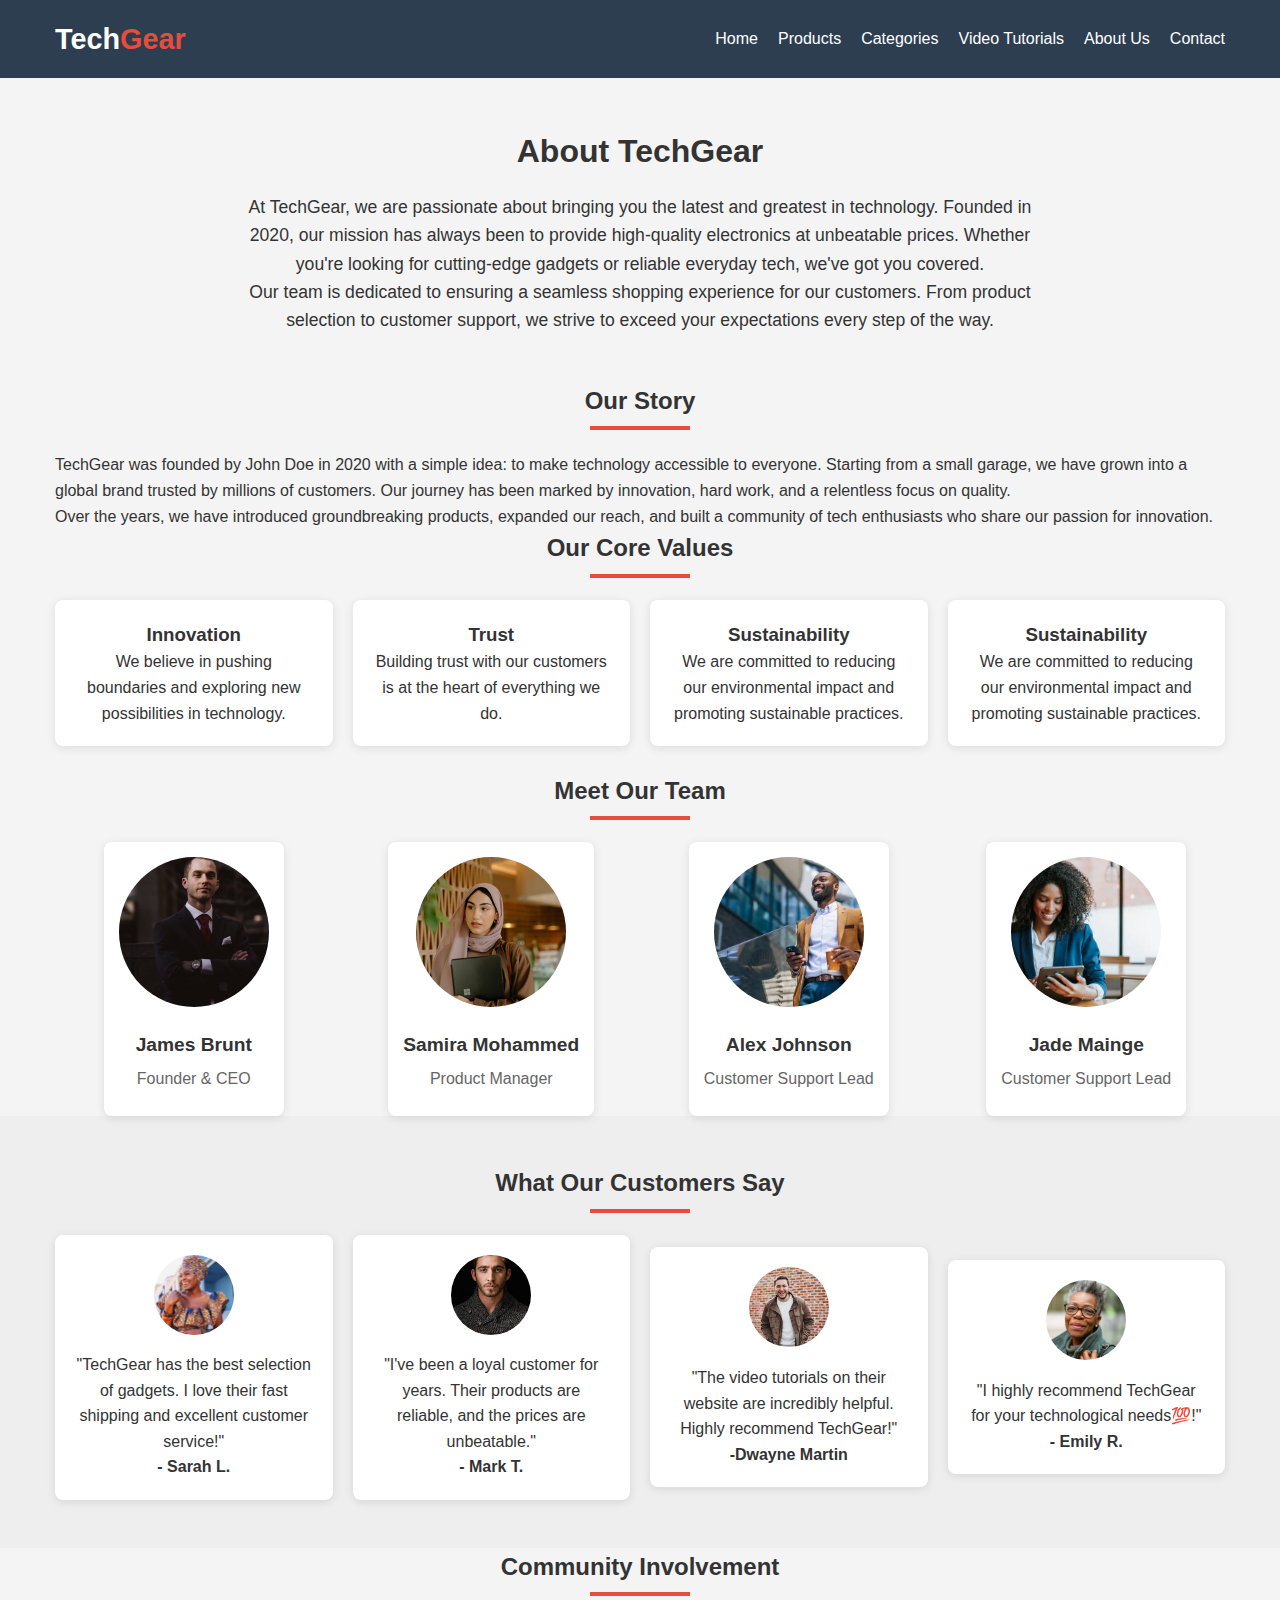
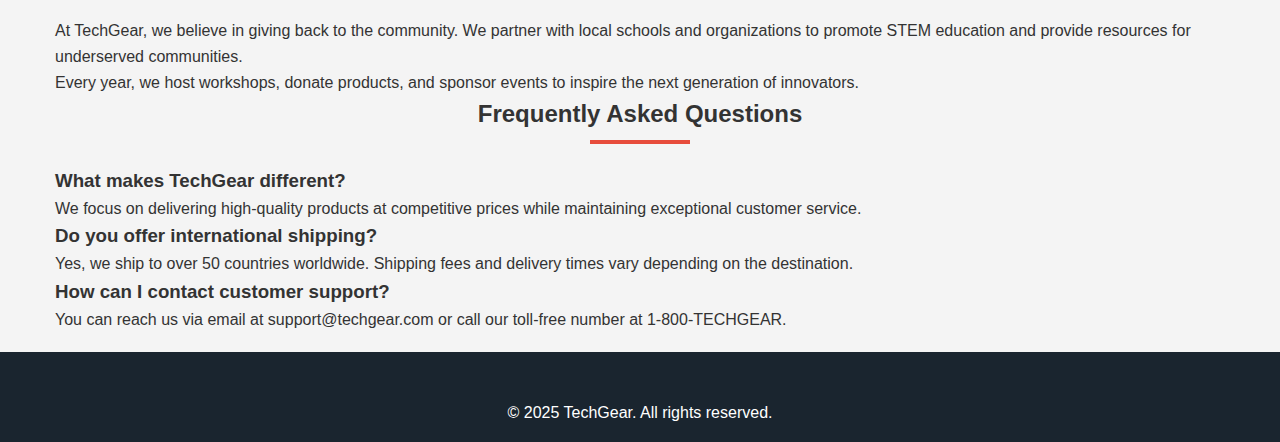
<file: about.html>
<!DOCTYPE html>
<html lang="en">
<head>
    <meta charset="UTF-8">
    <meta name="viewport" content="width=device-width, initial-scale=1.0">
    <link rel="stylesheet" href="about.css">
    <title>About Us - TechGear</title>

</head>
<body>
    <!-- Header -->
    <header>
        <div class="container">
            <nav>
                <div class="logo">Tech<span>Gear</span></div>
                <ul class="nav-links">
                    <li><a href="index.html">Home</a></li>
                    <li><a href="products.html">Products</a></li>
                    <li><a href="categories.html">Categories</a></li>
                    <li><a href="tutorials.html">Video Tutorials</a></li>
                    <li><a href="about.html">About Us</a></li>
                    <li><a href="contact.html">Contact</a></li>
                </ul>
            </nav>
        </div>
    </header>

    <!-- About Section -->
    <section class="about-section container">
        <h2>About TechGear</h2>
        <p>
            At TechGear, we are passionate about bringing you the latest and greatest in technology. Founded in 2020, our mission has always been to provide high-quality electronics at unbeatable prices. 
            Whether you're looking for cutting-edge gadgets or reliable everyday tech, we've got you covered.
        </p>
        <p>
            Our team is dedicated to ensuring a seamless shopping experience for our customers. From product selection to customer support, we strive to exceed your expectations every step of the way.
        </p>
    </section>

    <!-- Our Story -->
    <section class="container">
        <h2 class="section-title">Our Story</h2>
        <p>
            TechGear was founded by John Doe in 2020 with a simple idea: to make technology accessible to everyone. Starting from a small garage, we have grown into a global brand trusted by millions of customers. 
            Our journey has been marked by innovation, hard work, and a relentless focus on quality.
        </p>
        <p>
            Over the years, we have introduced groundbreaking products, expanded our reach, and built a community of tech enthusiasts who share our passion for innovation.
        </p>
    </section>

    <!-- Core Values -->
    <section class="container">
        <h2 class="section-title">Our Core Values</h2>
        <div class="values-grid">
            <div class="value-card">
                <i class="fas fa-lightbulb"></i>
                <h3>Innovation</h3>
                <p>We believe in pushing boundaries and exploring new possibilities in technology.</p>
            </div>
            <div class="value-card">
                <i class="fas fa-handshake"></i>
                <h3>Trust</h3>
                <p>Building trust with our customers is at the heart of everything we do.</p>
            </div>
            <div class="value-card">
                <i class="fas fa-globe"></i>
                <h3>Sustainability</h3>
                <p>We are committed to reducing our environmental impact and promoting sustainable practices.</p>
            </div>
            <div class="value-card">
                <i class="fas fa-globe"></i>
                <h3>Sustainability</h3>
                <p>We are committed to reducing our environmental impact and promoting sustainable practices.</p>
            </div>
        </div>
    </section>
    <br>

    <!-- Team Section -->
    <section class="container">
        <h2 class="section-title">Meet Our Team</h2>
        <div class="team-grid">
            <div class="team-member">
                <img src="images/m2.png" alt="James Brunt">
                <h3>James Brunt</h3>
                <p>Founder & CEO</p>
            </div>
            <div class="team-member">
                <img src="images/founder1.png" alt="Samira Mohammed">
                <h3>Samira Mohammed</h3>
                <p>Product Manager</p>
            </div>
            <div class="team-member">
                <img src="images/m4.png" alt="Alex Johnson">
                <h3>Alex Johnson</h3>
                <p>Customer Support Lead</p>
            </div>
            <div class="team-member">
                <img src="images/founder2.png" alt="Jade Mainge">
                <h3>Jade Mainge</h3>
                <p>Customer Support Lead</p>
            </div>
        </div>
    </section>

    <!-- Customer Testimonials -->
    <section class="testimonials">
        <div class="container">
            <h2 class="section-title">What Our Customers Say</h2>
            <div class="testimonial-grid">
                <div class="testimonial-card">
                    <img src="images/p1.png" alt="Customer 1">
                    <p>"TechGear has the best selection of gadgets. I love their fast shipping and excellent customer service!"</p>
                    <h4>- Sarah L.</h4>
                </div>
                <div class="testimonial-card">
                    <img src="images/m1.png" alt="Customer 2">
                    <p>"I've been a loyal customer for years. Their products are reliable, and the prices are unbeatable."</p>
                    <h4>- Mark T.</h4>
                </div>
                <div class="testimonial-card">
                    <img src="images/m3.png" alt="Customer 3">
                    <p>"The video tutorials on their website are incredibly helpful. Highly recommend TechGear!"</p>
                    <h4>-Dwayne Martin</h4>
                </div>
                <div class="testimonial-card">
                    <img src="images/p2.png" alt="Customer 3">
                    <p>"I highly recommend TechGear for your technological needs💯!"</p>
                    <h4>- Emily R.</h4>
                </div>
            </div>
        </div>
    </section>

    <!-- Community Involvement -->
    <section class="container">
        <h2 class="section-title">Community Involvement</h2>
        <p>
            At TechGear, we believe in giving back to the community. We partner with local schools and organizations to promote STEM education and provide resources for underserved communities.
        </p>
        <p>
            Every year, we host workshops, donate products, and sponsor events to inspire the next generation of innovators.
        </p>
    </section>

    <!-- FAQ Section -->
    <section class="container">
        <h2 class="section-title">Frequently Asked Questions</h2>
        <div class="faq">
            <div class="faq-item">
                <h3>What makes TechGear different?</h3>
                <p>We focus on delivering high-quality products at competitive prices while maintaining exceptional customer service.</p>
            </div>
            <div class="faq-item">
                <h3>Do you offer international shipping?</h3>
                <p>Yes, we ship to over 50 countries worldwide. Shipping fees and delivery times vary depending on the destination.</p>
            </div>
            <div class="faq-item">
                <h3>How can I contact customer support?</h3>
                <p>You can reach us via email at support@techgear.com or call our toll-free number at 1-800-TECHGEAR.</p>
            </div>
        </div>
    </section>

    <!-- Footer -->
    <footer>
        <div class="container">
            <p>&copy; 2025 TechGear. All rights reserved.</p>
        </div>
    </footer>
</body>
</html>
</file>
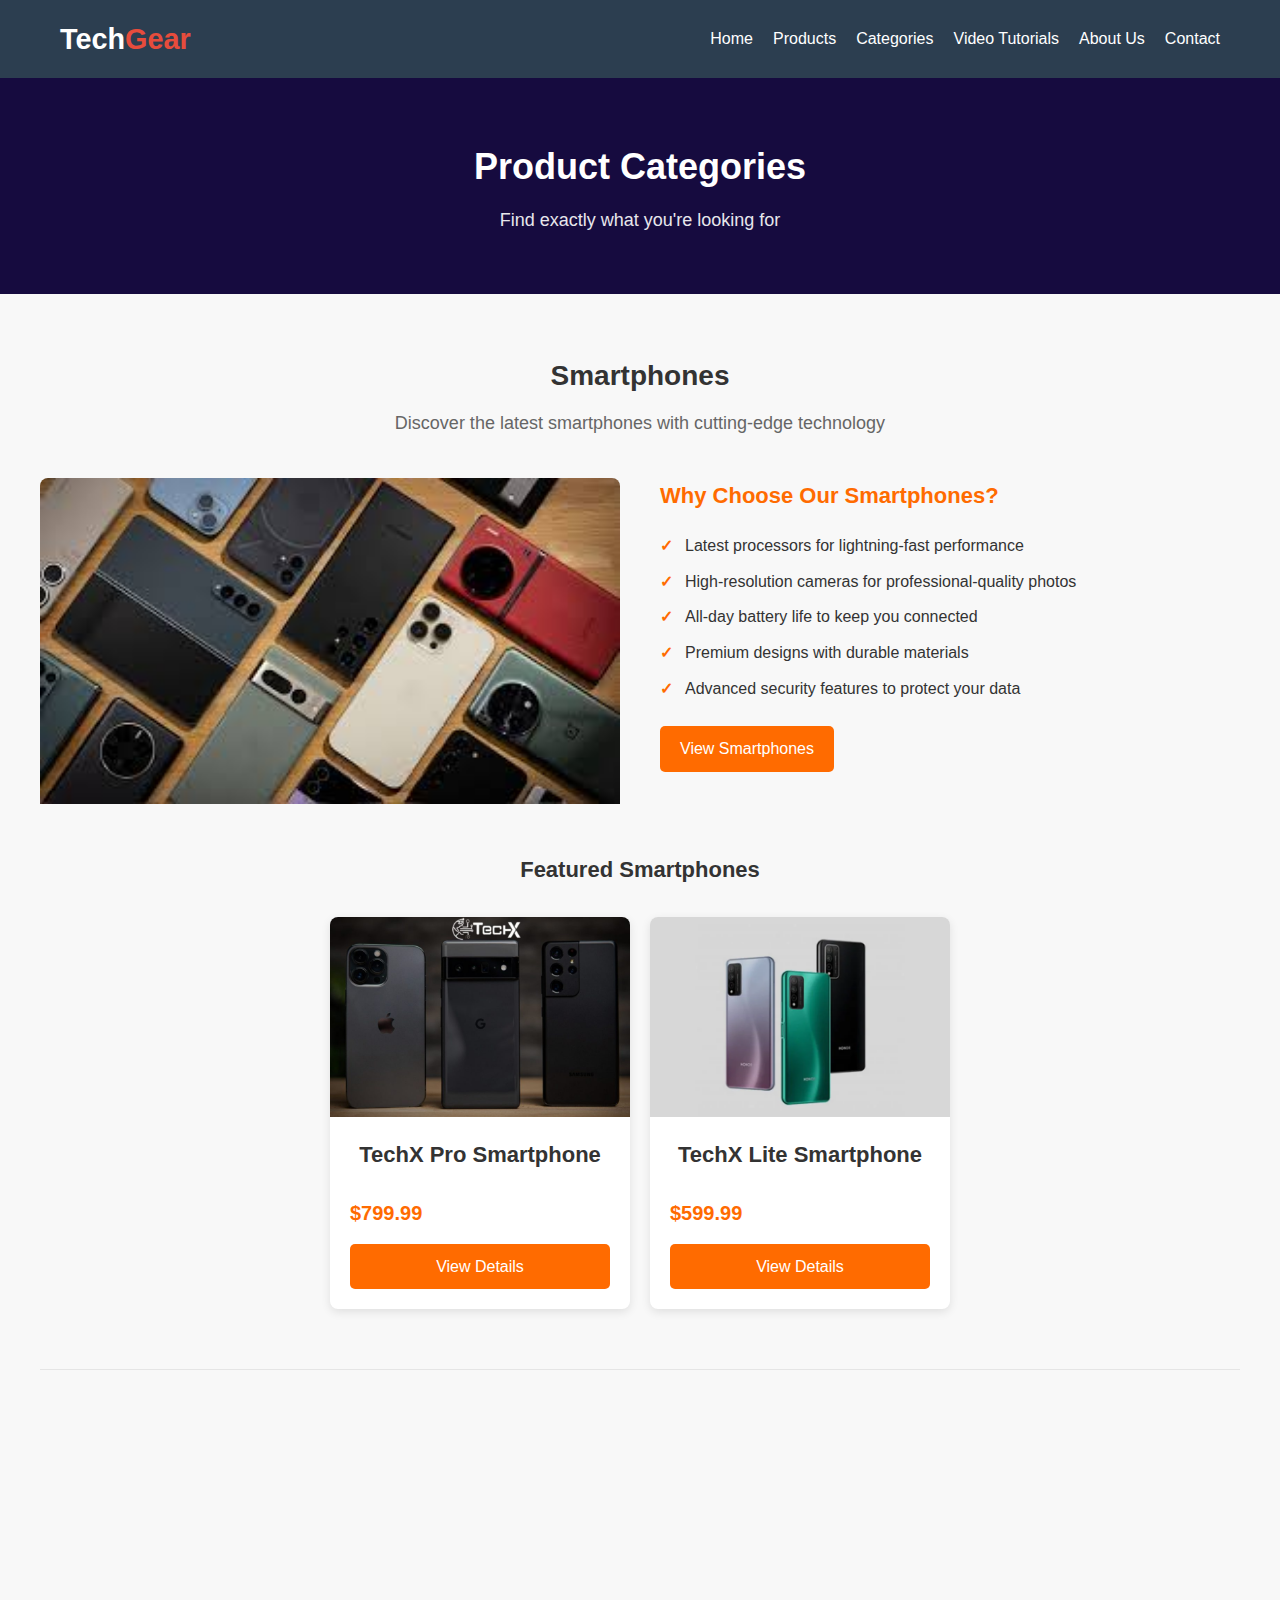
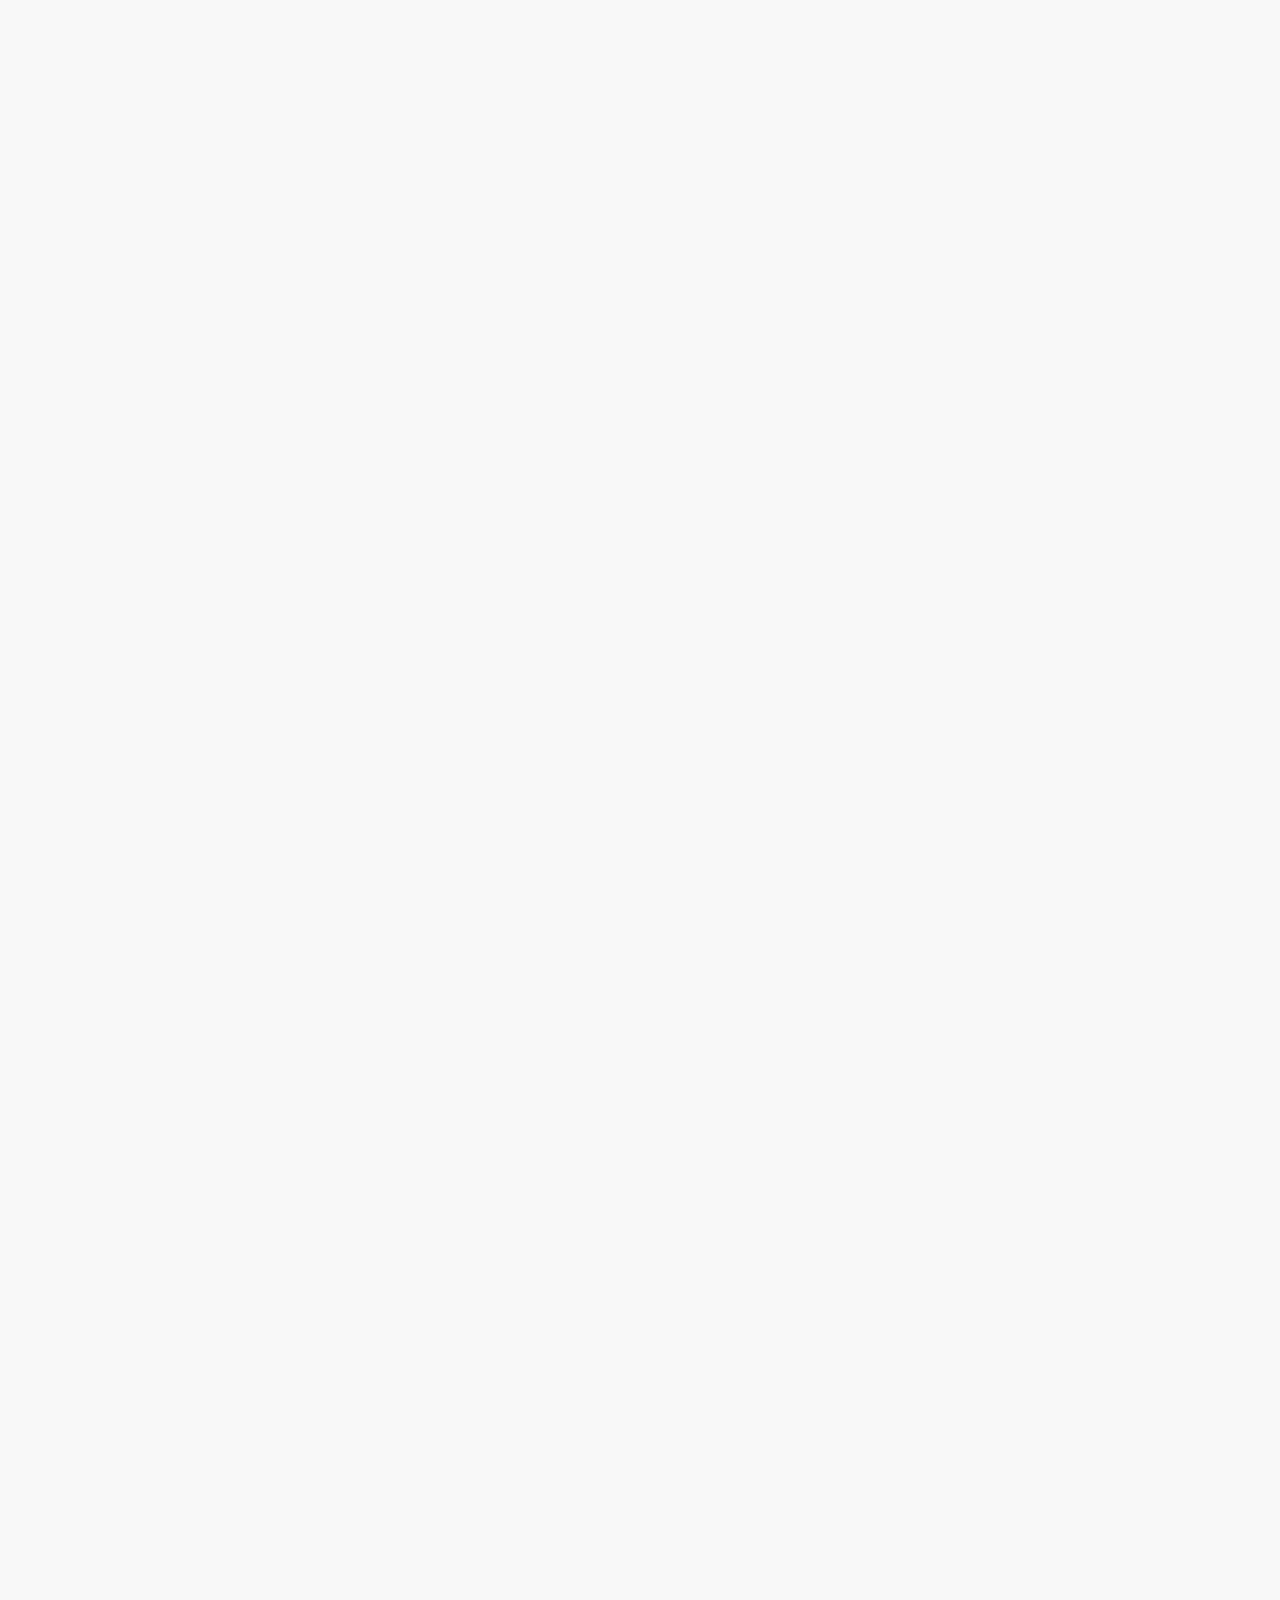
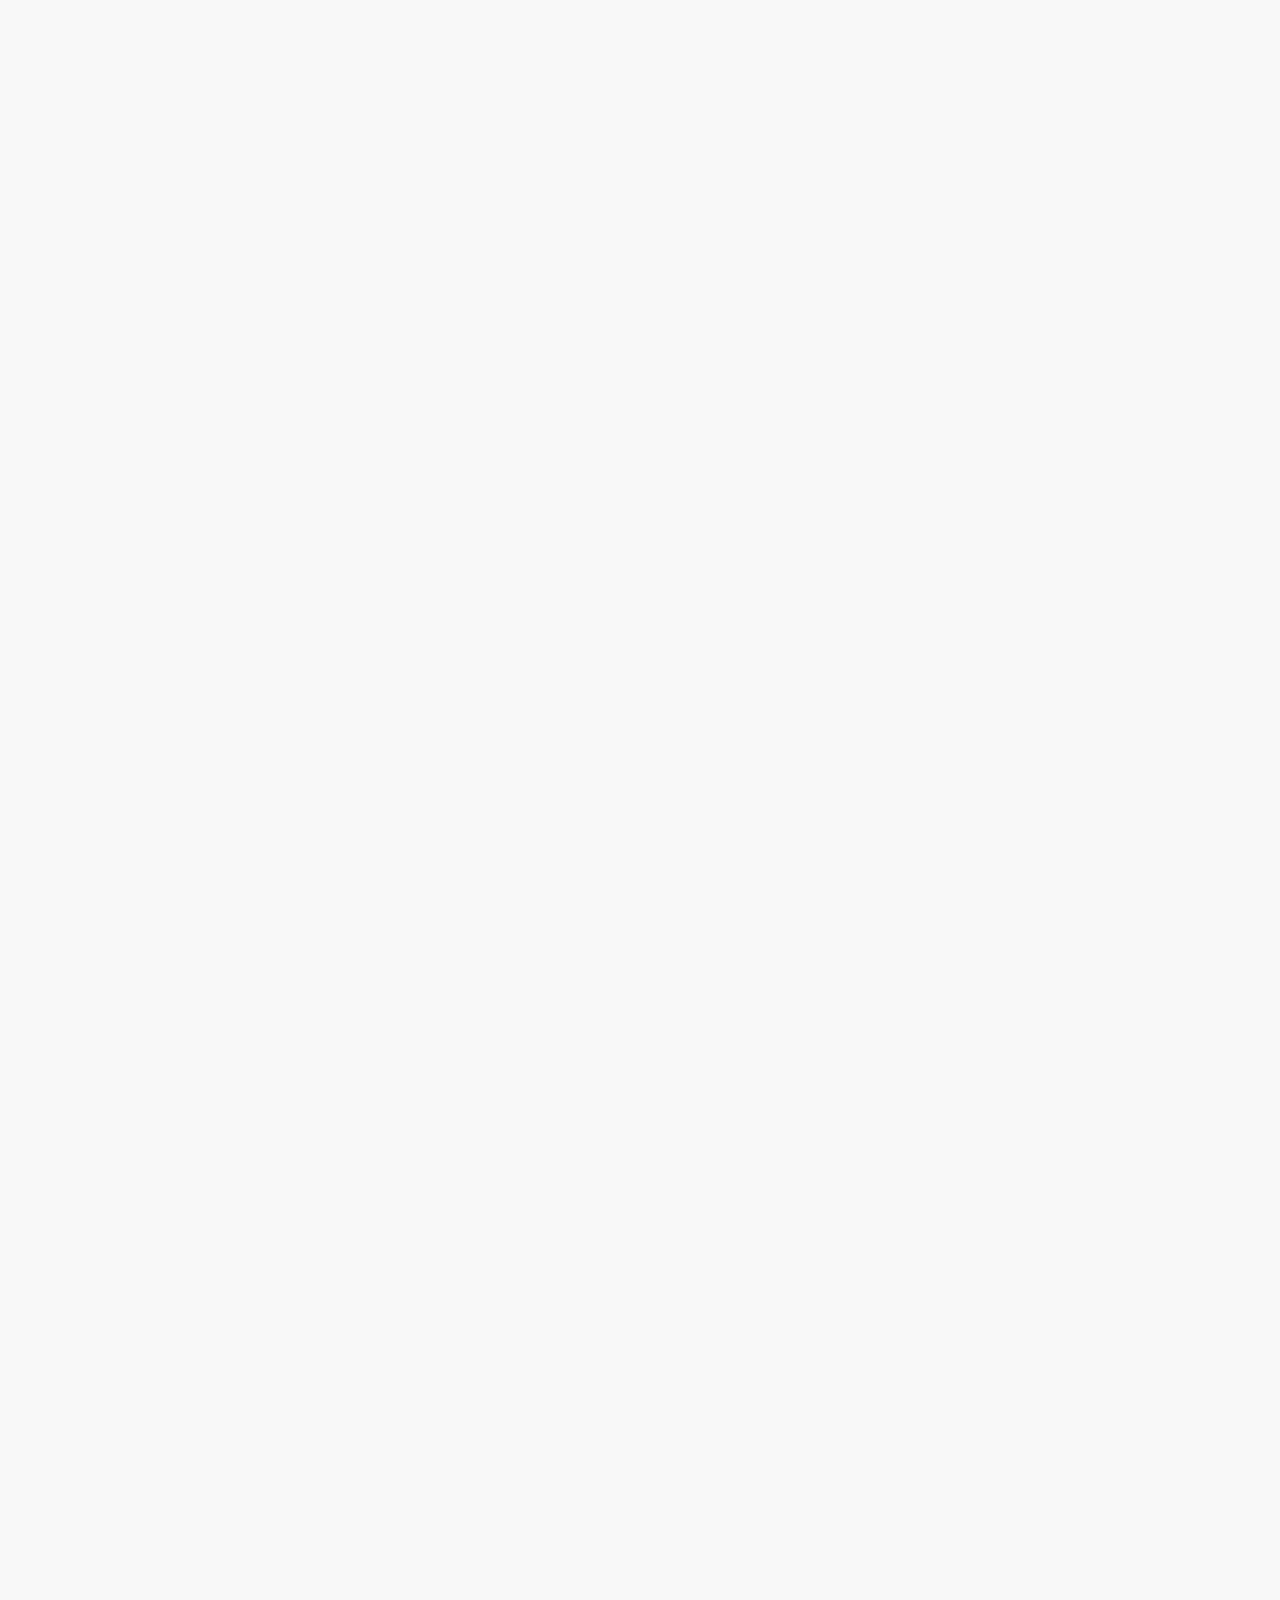
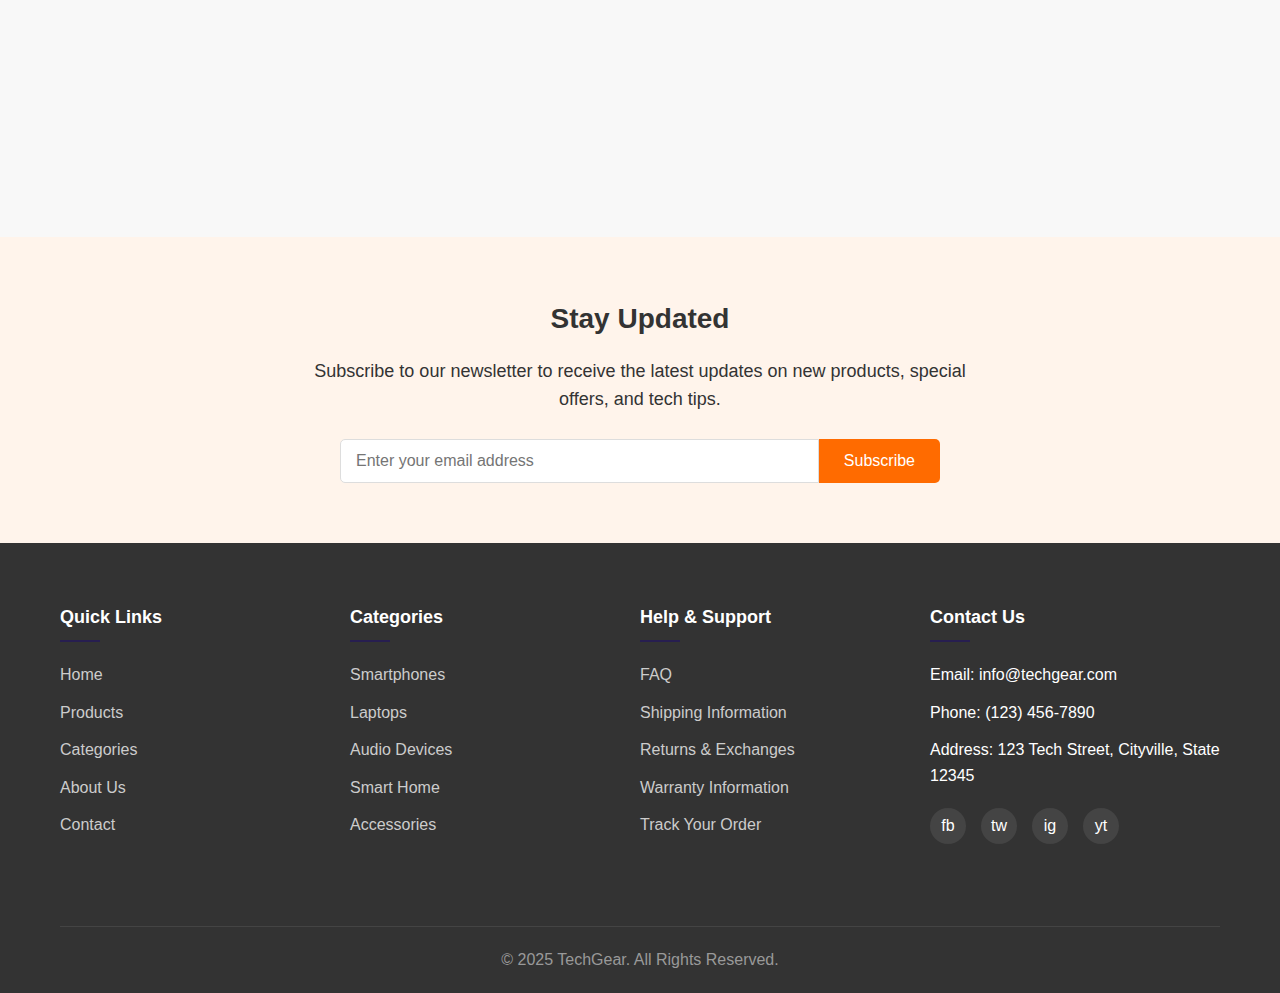
<file: categories.html>
<!DOCTYPE html>
<html lang="en">
<head>
    <meta charset="UTF-8">
    <meta name="viewport" content="width=device-width, initial-scale=1.0">
    <title>Categories - TechGear</title>
    <link rel="stylesheet" href="categories.css">
    <script src="categories.js" defer></script>
</head>
<body>
    <!-- Header -->
    <header>
        <div class="container">
            <nav>
                <div class="logo">Tech<span>Gear</span></div>
                <div class="hamburger">
                    <span></span>
                    <span></span>
                    <span></span>
                </div>
                <ul class="nav-links">
                    <li><a href="index.html">Home</a></li>
                    <li><a href="products.html">Products</a></li>
                    <li><a href="categories.html" class="active">Categories</a></li>
                    <li><a href="tutorials.html">Video Tutorials</a></li>
                    <li><a href="about.html">About Us</a></li>
                    <li><a href="contact.html">Contact</a></li>
                </ul>
            </nav>
        </div>
    </header>

    <!-- Page Banner -->
    <section class="page-banner">
        <div class="container">
            <h1>Product Categories</h1>
            <p>Find exactly what you're looking for</p>
        </div>
    </section>

    <!-- Categories Section -->
    <section class="categories-full container">
        <!-- Smartphones Category -->
        <div class="category-section" id="smartphones">
            <div class="category-header">
                <h2>Smartphones</h2>
                <p>Discover the latest smartphones with cutting-edge technology</p>
            </div>
            <div class="category-showcase">
                <div class="category-image">
                    <img src="images/images.jpeg" alt="Smartphones">
                </div>
                <div class="category-features">
                    <h3>Why Choose Our Smartphones?</h3>
                    <ul>
                        <li>Latest processors for lightning-fast performance</li>
                        <li>High-resolution cameras for professional-quality photos</li>
                        <li>All-day battery life to keep you connected</li>
                        <li>Premium designs with durable materials</li>
                        <li>Advanced security features to protect your data</li>
                    </ul>
                    <a href="products.html?category=smartphones" class="btn">View Smartphones</a>
                </div>
            </div>
            <div class="featured-category-products">
                <h3>Featured Smartphones</h3>
                <div class="products category-products">
                    <div class="product">
                        <div class="product-img">
                            <img src="images/techx.jpg" alt="TechX Pro">
                        </div>
                        <div class="product-info">
                            <h3 class="product-title">TechX Pro Smartphone</h3>
                            <div class="product-price">$799.99</div>
                            <a href="product-detail.html?id=5" class="btn">View Details</a>
                        </div>
                    </div>
                    <div class="product">
                        <div class="product-img">
                            <img src="images/HONOR-10X-Lite-1.webp" alt="TechX Lite">
                        </div>
                        <div class="product-info">
                            <h3 class="product-title">TechX Lite Smartphone</h3>
                            <div class="product-price">$599.99</div>
                            <a href="product-detail.html?id=8" class="btn">View Details</a>
                        </div>
                    </div>
                </div>
            </div>
        </div>

        <!-- Laptops Category -->
        <div class="category-section" id="laptops">
            <div class="category-header">
                <h2>Laptops</h2>
                <p>Powerful laptops for work, play, and everything in between</p>
            </div>
            <div class="category-showcase">
                <div class="category-image">
                    <img src="images/images (1).jpeg" alt="Laptops">
                </div>
                <div class="category-features">
                    <h3>Why Choose Our Laptops?</h3>
                    <ul>
                        <li>High-performance processors for multitasking</li>
                        <li>Stunning displays with vibrant colors</li>
                        <li>Lightweight designs for maximum portability</li>
                        <li>Extended battery life for all-day productivity</li>
                        <li>Enhanced cooling systems for optimal performance</li>
                    </ul>
                    <a href="products.html?category=laptops" class="btn">View Laptops</a>
                </div>
            </div>
            <div class="featured-category-products">
                <h3>Featured Laptops</h3>
                <div class="products category-products">
                    <div class="product">
                        <div class="product-img">
                            <img src="images/probook.jpg" alt="UltraBook Pro">
                        </div>
                        <div class="product-info">
                            <h3 class="product-title">UltraBook Pro 15"</h3>
                            <div class="product-price">$1299.99</div>
                            <a href="product-detail.html?id=6" class="btn">View Details</a>
                        </div>
                    </div>
                    <div class="product">
                        <div class="product-img">
                            <img src="images/gaming.jpg" alt="Gaming Laptop">
                        </div>
                        <div class="product-info">
                            <h3 class="product-title">PowerPlay Gaming Laptop</h3>
                            <div class="product-price">$1499.99</div>
                            <a href="product-detail.html?id=10" class="btn">View Details</a>
                        </div>
                    </div>
                </div>
            </div>
        </div>

        <!-- Audio Category -->
        <div class="category-section" id="audio">
            <div class="category-header">
                <h2>Audio Devices</h2>
                <p>Experience rich, immersive sound with our premium audio devices</p>
            </div>
            <div class="category-showcase">
                <div class="category-image">
                    <img src="images/images (2).jpeg" alt="Audio Devices">
                </div>
                <div class="category-features">
                    <h3>Why Choose Our Audio Devices?</h3>
                    <ul>
                        <li>Superior sound quality with advanced audio technology</li>
                        <li>Active noise cancellation for immersive listening</li>
                        <li>Comfortable designs for extended wear</li>
                        <li>Long battery life to keep the music playing</li>
                        <li>Wireless convenience with Bluetooth connectivity</li>
                    </ul>
                    <a href="products.html?category=audio" class="btn">View Audio Devices</a>
                </div>
            </div>
            <div class="featured-category-products">
                <h3>Featured Audio Devices</h3>
                <div class="products category-products">
                    <div class="product">
                        <div class="product-img">
                            <img src="images/headphones.jpg" alt="Wireless Headphones">
                        </div>
                        <div class="product-info">
                            <h3 class="product-title">Premium Wireless Headphones</h3>
                            <div class="product-price">$129.99</div>
                            <a href="product-detail.html?id=1" class="btn">View Details</a>
                        </div>
                    </div>
                    <div class="product">
                        <div class="product-img">
                            <img src="images/best-waterproof-speakers-202108-medium.jpg" alt="Bluetooth Speaker">
                        </div>
                        <div class="product-info">
                            <h3 class="product-title">Waterproof Bluetooth Speaker</h3>
                            <div class="product-price">$49.99</div>
                            <a href="product-detail.html?id=3" class="btn">View Details</a>
                        </div>
                    </div>
                </div>
            </div>
        </div>

        <!-- Smart Home Category -->
        <div class="category-section" id="smart-home">
            <div class="category-header">
                <h2>Smart Home</h2>
                <p>Transform your home with cutting-edge smart devices</p>
            </div>
            <div class="category-showcase">
                <div class="category-image">
                    <img src="images/images (3).jpeg" alt="Smart Home">
                </div>
                <div class="category-features">
                    <h3>Why Choose Our Smart Home Products?</h3>
                    <ul>
                        <li>Easy setup and intuitive controls</li>
                        <li>Compatible with major smart home ecosystems</li>
                        <li>Energy-efficient operation to reduce bills</li>
                        <li>Remote control via smartphone apps</li>
                        <li>Voice command capabilities for hands-free operation</li>
                    </ul>
                    <a href="products.html?category=smart-home" class="btn">View Smart Home</a>
                </div>
            </div>
            <div class="featured-category-products">
                <h3>Featured Smart Home Products</h3>
                <div class="products category-products">
                    <div class="product">
                        <div class="product-img">
                            <img src="images/Best-Smart-Speakers-List.png" alt="Smart Speaker">
                        </div>
                        <div class="product-info">
                            <h3 class="product-title">Smart Home Speaker</h3>
                            <div class="product-price">$59.99</div>
                            <a href="product-detail.html?id=7" class="btn">View Details</a>
                        </div>
                    </div>
                    <div class="product">
                        <div class="product-img">
                            <img src="images/thermostart.jpeg" alt="Smart Thermostat">
                        </div>
                        <div class="product-info">
                            <h3 class="product-title">Smart Thermostat</h3>
                            <div class="product-price">$89.99</div>
                            <a href="product-detail.html?id=9" class="btn">View Details</a>
                        </div>
                    </div>
                </div>
            </div>
        </div>
    </section>

    <!-- Newsletter -->
    <section class="newsletter">
        <div class="container">
            <h2 class="section-title">Stay Updated</h2>
            <p>Subscribe to our newsletter to receive the latest updates on new products, special offers, and tech tips.</p>
            <form class="newsletter-form">
                <input type="email" placeholder="Enter your email address" required>
                <button type="submit" class="btn-subscribe">Subscribe</button>
            </form>
        </div>
    </section>

    <!-- Footer -->
    <footer>
        <div class="container">
            <div class="footer-content">
                <div class="footer-column">
                    <h3>Quick Links</h3>
                    <ul>
                        <li><a href="index.html">Home</a></li>
                        <li><a href="products.html">Products</a></li>
                        <li><a href="categories.html">Categories</a></li>
                        <li><a href="about.html">About Us</a></li>
                        <li><a href="contact.html">Contact</a></li>
                    </ul>
                </div>
                
                <div class="footer-column">
                    <h3>Categories</h3>
                    <ul>
                        <li><a href="categories.html#smartphones">Smartphones</a></li>
                        <li><a href="categories.html#laptops">Laptops</a></li>
                        <li><a href="categories.html#audio">Audio Devices</a></li>
                        <li><a href="categories.html#smart-home">Smart Home</a></li>
                        <li><a href="categories.html#accessories">Accessories</a></li>
                    </ul>
                </div>
                
                <div class="footer-column">
                    <h3>Help & Support</h3>
                    <ul>
                        <li><a href="support.html#faq">FAQ</a></li>
                        <li><a href="support.html#shipping">Shipping Information</a></li>
                        <li><a href="support.html#returns">Returns & Exchanges</a></li>
                        <li><a href="support.html#warranty">Warranty Information</a></li>
                        <li><a href="support.html#track-order">Track Your Order</a></li>
                    </ul>
                </div>
                
                <div class="footer-column">
                    <h3>Contact Us</h3>
                    <ul>
                        <li>Email: info@techgear.com</li>
                        <li>Phone: (123) 456-7890</li>
                        <li>Address: 123 Tech Street, Cityville, State 12345</li>
                        <li class="social-icons">
                            <a href="#"><span class="social-icon">fb</span></a>
                            <a href="#"><span class="social-icon">tw</span></a>
                            <a href="#"><span class="social-icon">ig</span></a>
                            <a href="#"><span class="social-icon">yt</span></a>
                        </li>
                    </ul>
                </div>
            </div>
            <div class="copyright">
                <p>&copy; 2025 TechGear. All Rights Reserved.</p>
            </div>
        </div>
    </footer>
</body>
</html>
</file>
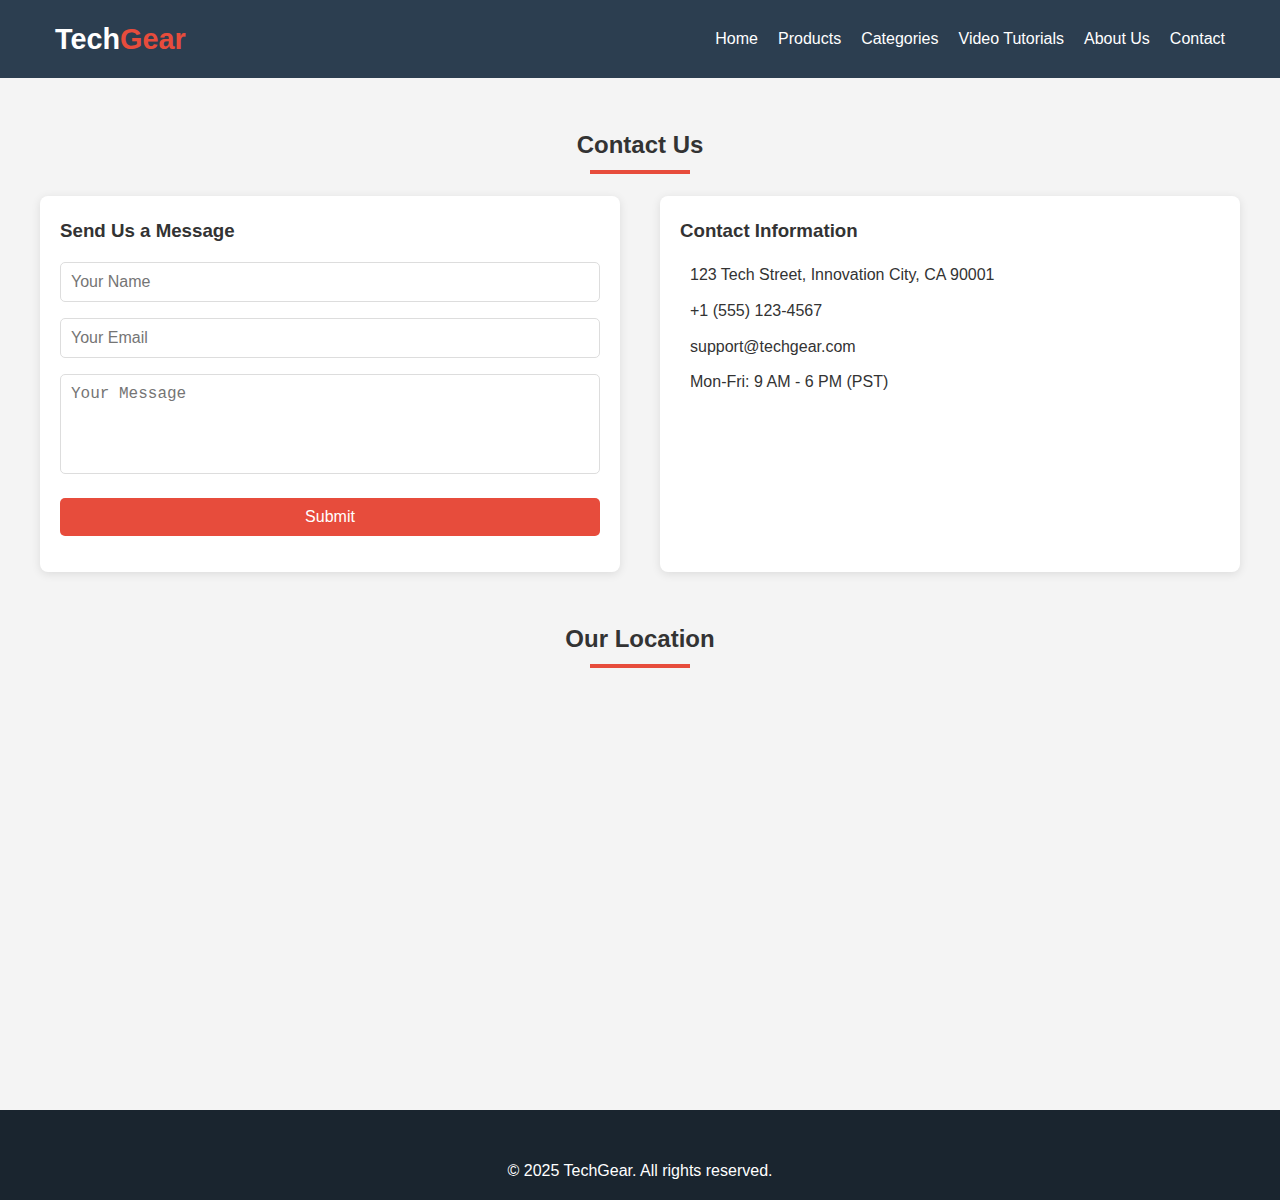
<file: contact.html>
<!DOCTYPE html>
<html lang="en">
<head>
    <meta charset="UTF-8">
    <meta name="viewport" content="width=device-width, initial-scale=1.0">
    <link rel="stylesheet" href="contact.css">
    <title>Contact Us - TechGear</title>
   
</head>
<body>
    <!-- Header -->
    <header>
        <div class="container">
            <nav>
                <div class="logo">Tech<span>Gear</span></div>
                <ul class="nav-links">
                    <li><a href="index.html">Home</a></li>
                    <li><a href="products.html">Products</a></li>
                    <li><a href="categories.html">Categories</a></li>
                    <li><a href="tutorials.html">Video Tutorials</a></li>
                    <li><a href="about.html">About Us</a></li>
                    <li><a href="contact.html">Contact</a></li>
                </ul>
            </nav>
        </div>
    </header>

    <!-- Contact Section -->
    <section class="contact-section container">
        <h2 class="section-title">Contact Us</h2>
        <div class="contact-grid">
            <!-- Contact Form -->
            <div class="contact-form">
                <h3>Send Us a Message</h3>
                <form action="#" method="POST">
                    <input type="text" placeholder="Your Name" required>
                    <input type="email" placeholder="Your Email" required>
                    <textarea placeholder="Your Message"></textarea>
                    <button type="submit">Submit</button>
                </form>
            </div>
            <!-- Contact Information -->
            <div class="contact-info">
                <h3>Contact Information</h3>
                <p><i class="fas fa-map-marker-alt"></i>123 Tech Street, Innovation City, CA 90001</p>
                <p><i class="fas fa-phone"></i>+1 (555) 123-4567</p>
                <p><i class="fas fa-envelope"></i>support@techgear.com</p>
                <p><i class="fas fa-clock"></i>Mon-Fri: 9 AM - 6 PM (PST)</p>
            </div>
        </div>
    </section>

    <!-- Map Section -->
    <section class="container">
        <h2 class="section-title">Our Location</h2>
        <div class="map">
            <iframe src="https://www.google.com/maps/embed?pb=!1m18!1m12!1m3!1d3306.554792937768!2d-118.2437!3d34.0522!2m3!1f0!2f0!3f0!3m2!1i1024!2i768!4f13.1!3m3!1m2!1s0x80c2c75ddc27da13%3A0xe225b5f3e2c8a0b9!2sLos%20Angeles%2C%20CA%2C%20USA!5e0!3m2!1sen!2sin!4v1698774464518!5m2!1sen!2sin" allowfullscreen="" loading="lazy" referrerpolicy="no-referrer-when-downgrade"></iframe>
        </div>
    </section>

    <!-- Footer -->
    <footer>
        <div class="container">
            <p>&copy; 2025 TechGear. All rights reserved.</p>
        </div>
    </footer>
</body>
</html>
</file>
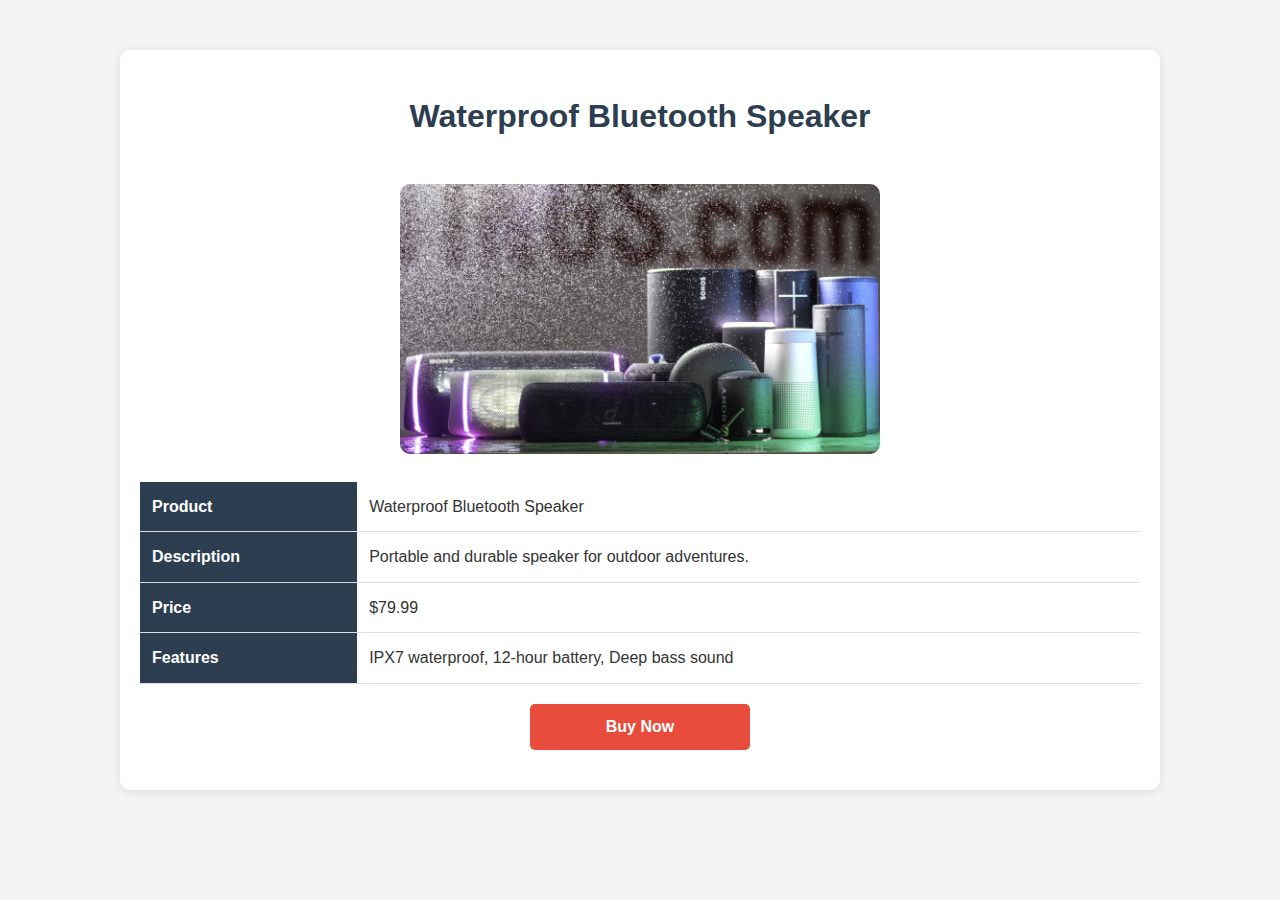
<file: pbspeaker.html>
<!DOCTYPE html>
<html lang="en">
<head>
    <meta charset="UTF-8">
    <meta name="viewport" content="width=device-width, initial-scale=1.0">
    <link rel="stylesheet" href="pbspeaker.css">
    <title>Waterproof Bluetooth Speaker - TechGear</title>
</head>
<body>

    <div class="container">
        <div class="product-header">
            <h1>Waterproof Bluetooth Speaker</h1>
        </div>

        <div class="product-img">
            <img src="images/best-waterproof-speakers-202108-medium.jpg" alt="Bluetooth Speaker">
        </div>

        <div class="product-details">
            <table>
                <tr>
                    <th>Product</th>
                    <td>Waterproof Bluetooth Speaker</td>
                </tr>
                <tr>
                    <th>Description</th>
                    <td>Portable and durable speaker for outdoor adventures.</td>
                </tr>
                <tr>
                    <th>Price</th>
                    <td>$79.99</td>
                </tr>
                <tr>
                    <th>Features</th>
                    <td>IPX7 waterproof, 12-hour battery, Deep bass sound</td>
                </tr>
            </table>
        </div>

        <a href="#" class="btn">Buy Now</a>
    </div>

</body>
</html>
</file>
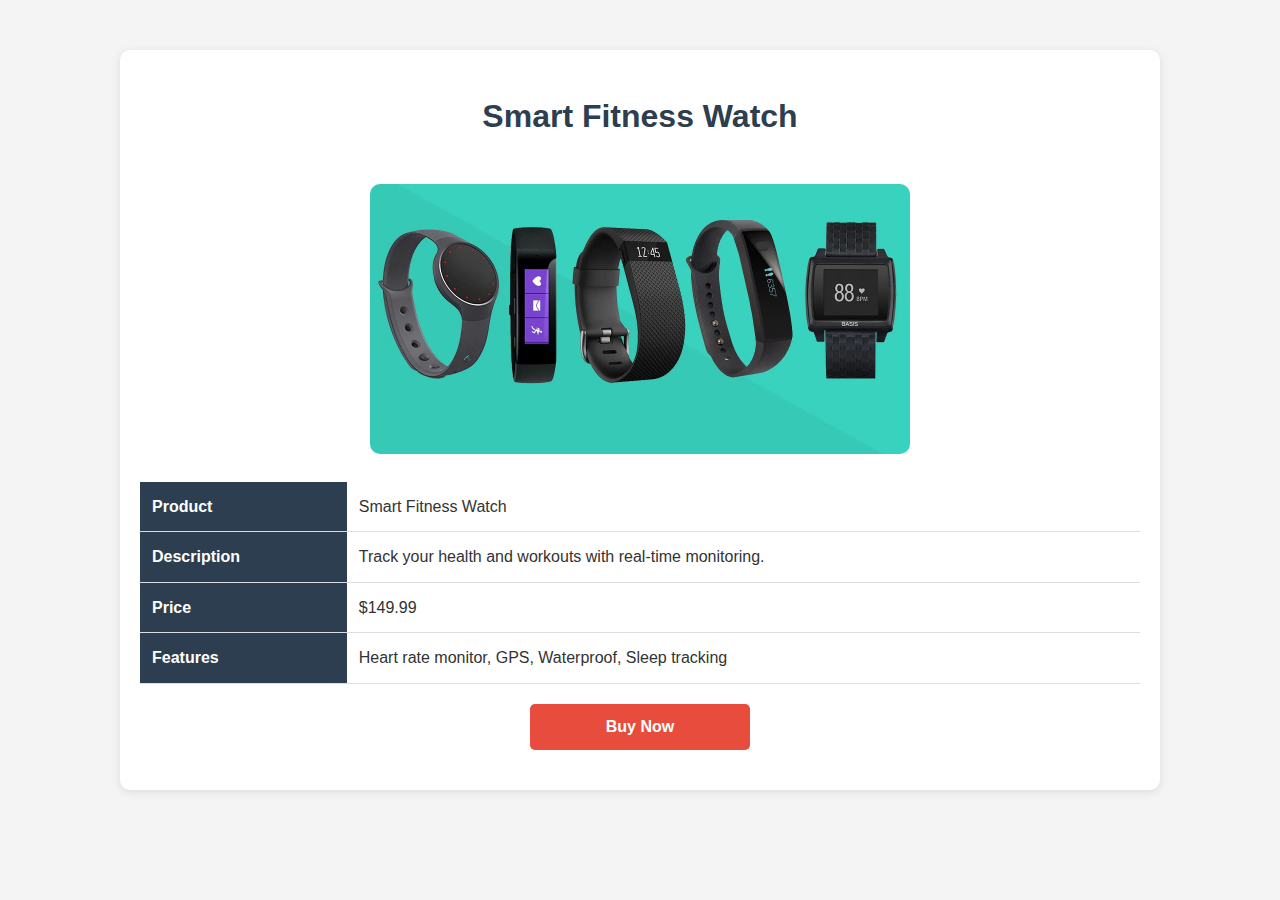
<file: pfitnesswatch.html>
<!DOCTYPE html>
<html lang="en">
<head>
    <meta charset="UTF-8">
    <meta name="viewport" content="width=device-width, initial-scale=1.0">
    <link rel="stylesheet" href="pfitnesswatch.css">
    <title>Smart Fitness Watch - TechGear</title>

</head>
<body>

    <div class="container">
        <div class="product-header">
            <h1>Smart Fitness Watch</h1>
        </div>

        <div class="product-img">
            <img src="images/fitness-tracker.webp" alt="Smart Fitness Watch">
        </div>

        <div class="product-details">
            <table>
                <tr>
                    <th>Product</th>
                    <td>Smart Fitness Watch</td>
                </tr>
                <tr>
                    <th>Description</th>
                    <td>Track your health and workouts with real-time monitoring.</td>
                </tr>
                <tr>
                    <th>Price</th>
                    <td>$149.99</td>
                </tr>
                <tr>
                    <th>Features</th>
                    <td>Heart rate monitor, GPS, Waterproof, Sleep tracking</td>
                </tr>
            </table>
        </div>

        <a href="#" class="btn">Buy Now</a>
    </div>

</body>
</html>
</file>
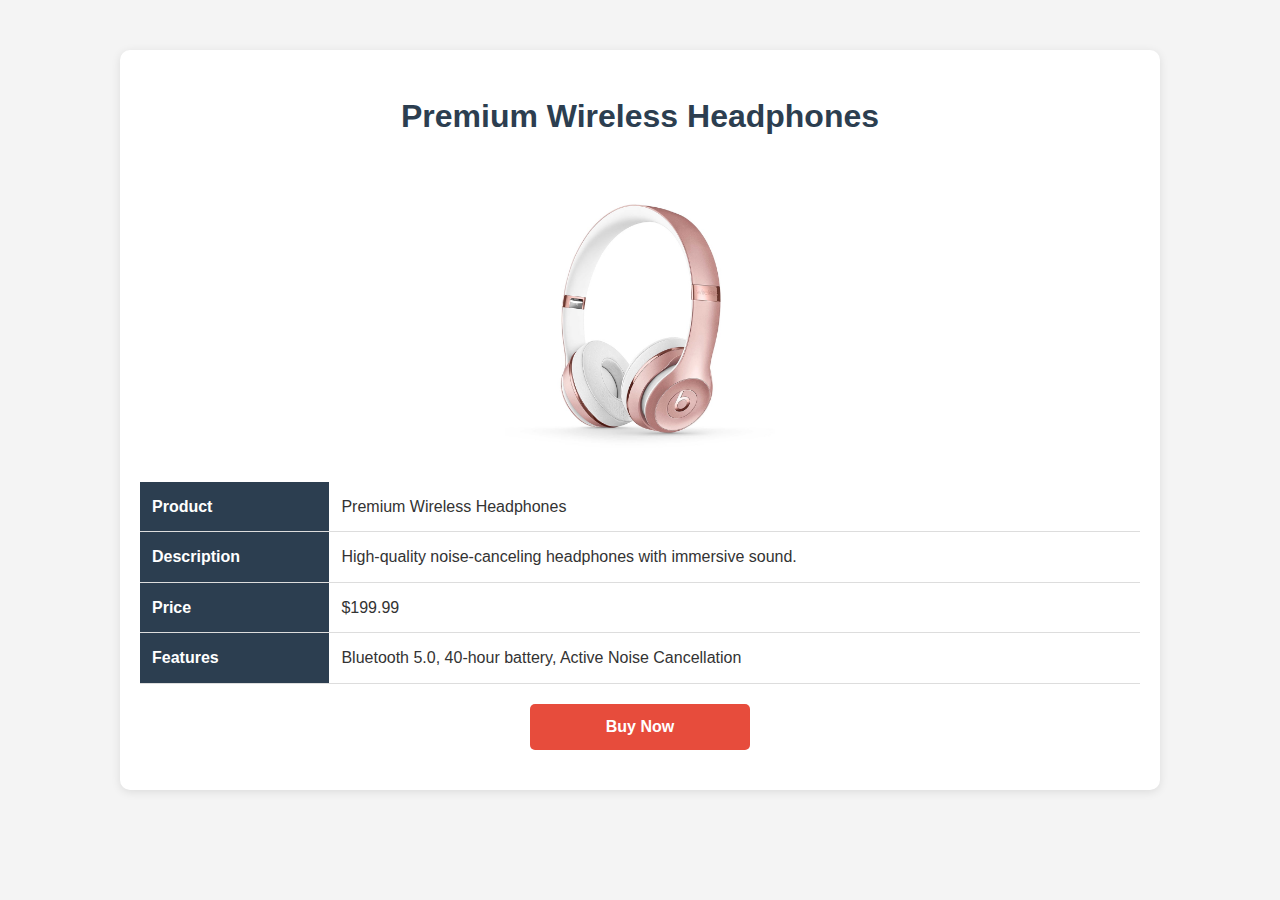
<file: pheadphones.html>
<!DOCTYPE html>
<html lang="en">
<head>
    <meta charset="UTF-8">
    <meta name="viewport" content="width=device-width, initial-scale=1.0">
    <link rel="stylesheet" href="pheadphones.css">
    <title>Premium Wireless Headphones - TechGear</title>
    
</head>
<body>

    <div class="container">
        <div class="product-header">
            <h1>Premium Wireless Headphones</h1>
        </div>

        <div class="product-img">
            <img src="images/headphones.jpg" alt="Premium Wireless Headphones">
        </div>

        <div class="product-details">
            <table>
                <tr>
                    <th>Product</th>
                    <td>Premium Wireless Headphones</td>
                </tr>
                <tr>
                    <th>Description</th>
                    <td>High-quality noise-canceling headphones with immersive sound.</td>
                </tr>
                <tr>
                    <th>Price</th>
                    <td>$199.99</td>
                </tr>
                <tr>
                    <th>Features</th>
                    <td>Bluetooth 5.0, 40-hour battery, Active Noise Cancellation</td>
                </tr>
            </table>
        </div>

        <a href="#" class="btn">Buy Now</a>
    </div>

</body>
</html>
</file>
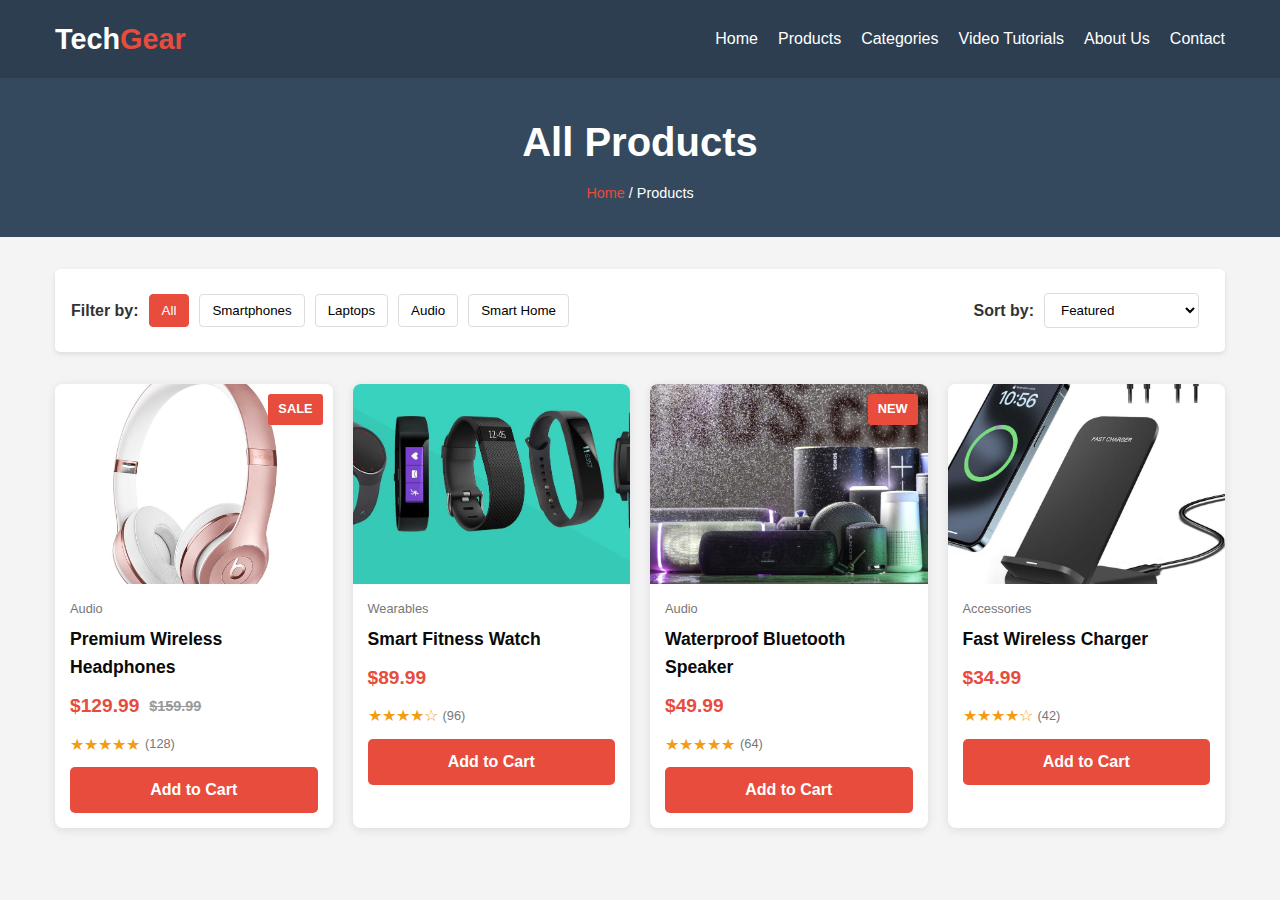
<file: products.html>
<!DOCTYPE html>
<html lang="en">
<head>
    <meta charset="UTF-8">
    <meta name="viewport" content="width=device-width, initial-scale=1.0">
    <link rel="stylesheet" href="products.css">
    <title>Products - TechGear</title>
    
</head>
<body>

    <!-- Header -->
    <header>
        <div class="container">
            <nav>
                <div class="logo">Tech<span>Gear</span></div>
                <ul class="nav-links">
                    <li><a href="index.html">Home</a></li>
                    <li><a href="products.html">Products</a></li>
                    <li><a href="categories.html">Categories</a></li>
                    <li><a href="tutorials.html">Video Tutorials</a></li>
                    <li><a href="about.html">About Us</a></li>
                    <li><a href="contact.html">Contact</a></li>
                </ul>
            </nav>
        </div>
    </header>

    <!-- Page Title -->
    <section class="page-title">
        <div class="container">
            <h1>All Products</h1>
            <div class="breadcrumb">
                <a href="index.html">Home</a> / Products
            </div>
        </div>
    </section>

    <!-- Product Filtering and Sorting -->
    <div class="container">
        <div class="filter-sort">
            <div class="filter-options">
                <span>Filter by:</span>
                <button class="filter-btn active-filter">All</button>
                <button class="filter-btn">Smartphones</button>
                <button class="filter-btn">Laptops</button>
                <button class="filter-btn">Audio</button>
                <button class="filter-btn">Smart Home</button>
            </div>
            <div class="sort-options">
                <span>Sort by:</span>
                <select class="sort-select">
                    <option>Featured</option>
                    <option>Price: Low to High</option>
                    <option>Price: High to Low</option>
                    <option>Newest First</option>
                    <option>Best Selling</option>
                </select>
            </div>
        </div>

        <!-- Products Grid -->
        <div class="products">
            <!-- Product 1 -->
            <div class="product">
                <div class="product-img">
                    <img src="images/headphones.jpg" alt="Wireless Headphones">
                    <div class="product-badge">SALE</div>
                </div>
                <div class="product-info">
                    <div class="product-category">Audio</div>
                    <h3 class="product-title"><a href="pheadphones.html">Premium Wireless Headphones</a></h3>
                    <div class="product-price">
                        $129.99
                        <span class="original-price">$159.99</span>
                    </div>
                    <div class="product-rating">
                        <div class="stars">★★★★★</div>
                        <div class="rating-count">(128)</div>
                    </div>
                    <a href="#" class="btn add-to-cart">Add to Cart</a>
                </div>
            </div>
            
            <!-- Product 2 -->
            <div class="product">
                <div class="product-img">
                    <img src="images/fitness-tracker.webp" alt="Smartwatch">
                </div>
                <div class="product-info">
                    <div class="product-category">Wearables</div>
                    <h3 class="product-title"><a href="pfitnesswatch.html">Smart Fitness Watch</a></h3>
                    <div class="product-price">$89.99</div>
                    <div class="product-rating">
                        <div class="stars">★★★★☆</div>
                        <div class="rating-count">(96)</div>
                    </div>
                    <a href="#" class="btn add-to-cart">Add to Cart</a>
                </div>
            </div>
            
            <!-- Product 3 -->
            <div class="product">
                <div class="product-img">
                    <img src="images/best-waterproof-speakers-202108-medium.jpg" alt="Bluetooth Speaker">
                    <div class="product-badge">NEW</div>
                </div>
                <div class="product-info">
                    <div class="product-category">Audio</div>
                    <h3 class="product-title"><a href="pbspeaker.html">Waterproof Bluetooth Speaker</a></h3>
                    <div class="product-price">$49.99</div>
                    <div class="product-rating">
                        <div class="stars">★★★★★</div>
                        <div class="rating-count">(64)</div>
                    </div>
                    <a href="#" class="btn add-to-cart">Add to Cart</a>
                </div>
            </div>
            
            <!-- Product 4 -->
            <div class="product">
                <div class="product-img">
                    <img src="images/61JSHC3pzeL.jpg" alt="Wireless Charger">
                </div>
                <div class="product-info">
                    <div class="product-category">Accessories</div>
                    <h3 class="product-title"><a href="pwcharger.html">Fast Wireless Charger</a></h3>
                    <div class="product-price">$34.99</div>
                    <div class="product-rating">
                        <div class="stars">★★★★☆</div>
                        <div class="rating-count">(42)</div>
                    </div>
                    <a href="#" class="btn add-to-cart">Add to Cart</a>
                </div>
            </div>
            
            <!-- Product 5
</file>
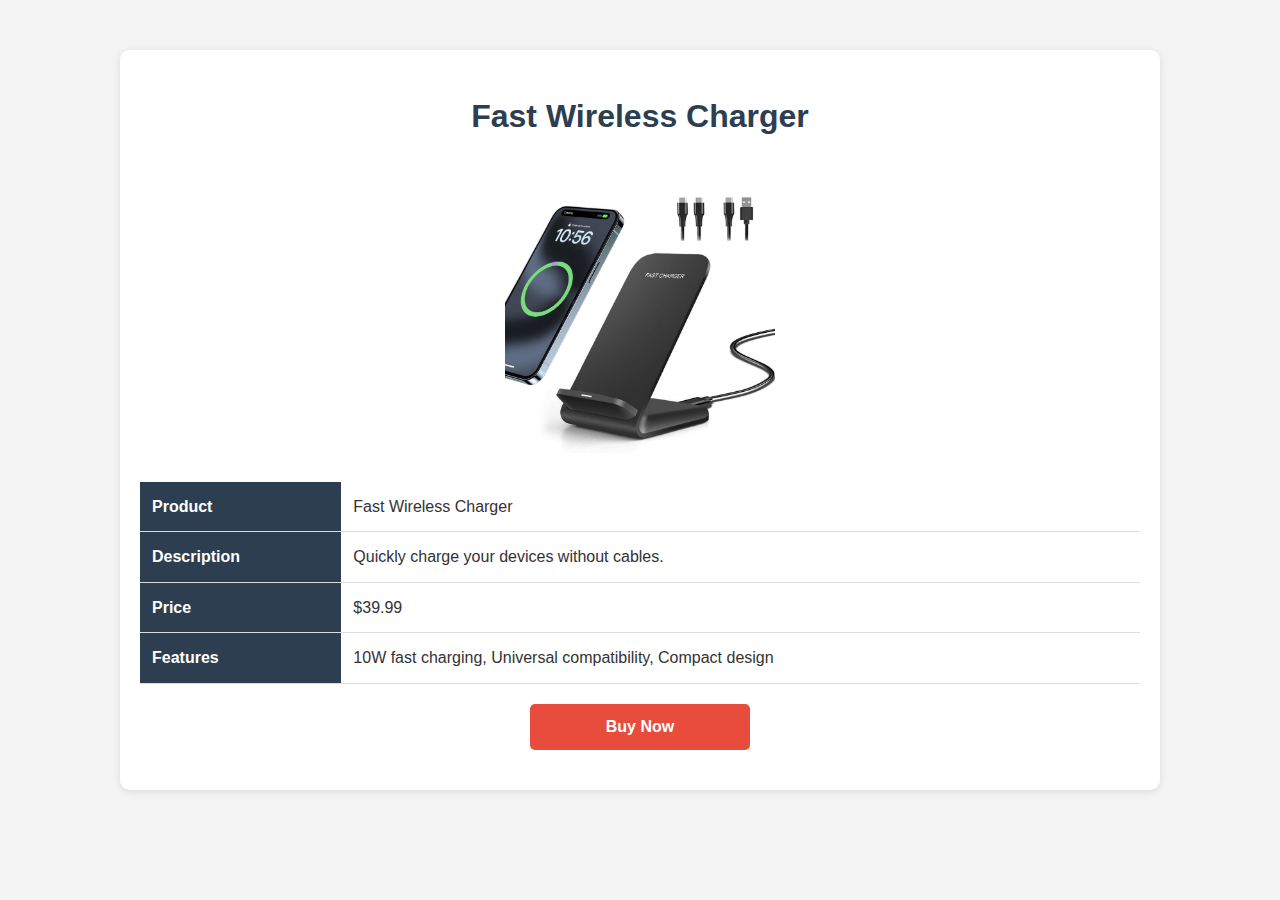
<file: pwcharger.html>
<!DOCTYPE html>
<html lang="en">
<head>
    <meta charset="UTF-8">
    <meta name="viewport" content="width=device-width, initial-scale=1.0">
    <link rel="stylesheet" href="pwcharger.css">
    <title>Fast Wireless Charger - TechGear</title>
</head>
<body>

    <div class="container">
        <div class="product-header">
            <h1>Fast Wireless Charger</h1>
        </div>

        <div class="product-img">
            <img src="images/61JSHC3pzeL.jpg" alt="Fast Wireless Charger">
        </div>

        <div class="product-details">
            <table>
                <tr>
                    <th>Product</th>
                    <td>Fast Wireless Charger</td>
                </tr>
                <tr>
                    <th>Description</th>
                    <td>Quickly charge your devices without cables.</td>
                </tr>
                <tr>
                    <th>Price</th>
                    <td>$39.99</td>
                </tr>
                <tr>
                    <th>Features</th>
                    <td>10W fast charging, Universal compatibility, Compact design</td>
                </tr>
            </table>
        </div>

        <a href="#" class="btn">Buy Now</a>
    </div>

</body>
</html>
</file>
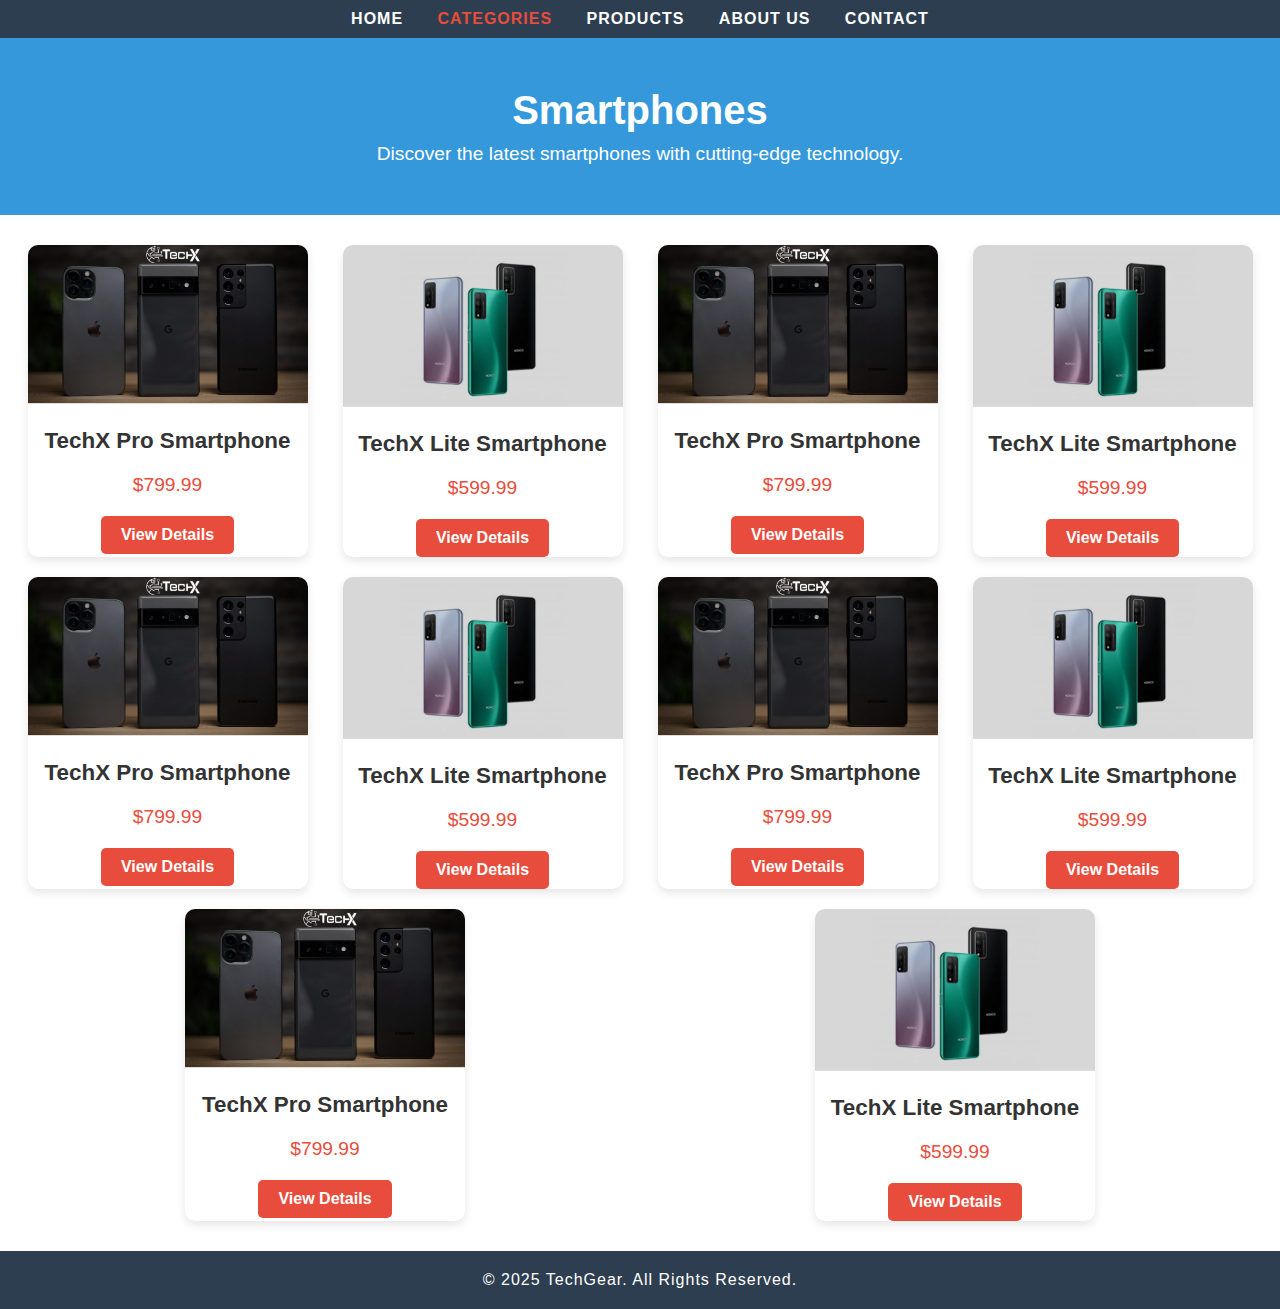
<file: smartphones.html>
<!-- Example category page: Smartphones -->
<!DOCTYPE html>
<html lang="en">
<head>
    <meta charset="UTF-8">
    <meta name="viewport" content="width=device-width, initial-scale=1.0">
    <title>Smartphones - TechGear</title>
    <link rel="stylesheet" href="smartphone.css">
</head>
<body>
    <header>
        <nav>
            <a href="index.html">Home</a>
            <a href="categories.html" class="active">Categories</a>
            <a href="products.html">Products</a>
            <a href="about.html">About Us</a>
            <a href="contact.html">Contact</a>
        </nav>
    </header>

    <section class="page-banner">
        <h1>Smartphones</h1>
        <p>Discover the latest smartphones with cutting-edge technology.</p>
    </section>

    <section class="category-products">
        <div class="product">
            <img src="images/techx.jpg" alt="TechX Pro Smartphone">
            <h3>TechX Pro Smartphone</h3>
            <p>$799.99</p>
            <a href="product-detail.html?id=5" class="btn">View Details</a>
        </div>
        <div class="product">
            <img src="images/HONOR-10X-Lite-1.webp" alt="TechX Lite Smartphone">
            <h3>TechX Lite Smartphone</h3>
            <p>$599.99</p>
            <a href="product-detail.html?id=8" class="btn">View Details</a>
        </div>
        <div class="product">
            <img src="images/techx.jpg" alt="TechX Pro Smartphone">
            <h3>TechX Pro Smartphone</h3>
            <p>$799.99</p>
            <a href="product-detail.html?id=5" class="btn">View Details</a>
        </div>
        <div class="product">
            <img src="images/HONOR-10X-Lite-1.webp" alt="TechX Lite Smartphone">
            <h3>TechX Lite Smartphone</h3>
            <p>$599.99</p>
            <a href="product-detail.html?id=8" class="btn">View Details</a>
        </div>
        <div class="product">
            <img src="images/techx.jpg" alt="TechX Pro Smartphone">
            <h3>TechX Pro Smartphone</h3>
            <p>$799.99</p>
            <a href="product-detail.html?id=5" class="btn">View Details</a>
        </div>
        <div class="product">
            <img src="images/HONOR-10X-Lite-1.webp" alt="TechX Lite Smartphone">
            <h3>TechX Lite Smartphone</h3>
            <p>$599.99</p>
            <a href="product-detail.html?id=8" class="btn">View Details</a>
        </div>
        <div class="product">
            <img src="images/techx.jpg" alt="TechX Pro Smartphone">
            <h3>TechX Pro Smartphone</h3>
            <p>$799.99</p>
            <a href="product-detail.html?id=5" class="btn">View Details</a>
        </div>
        <div class="product">
            <img src="images/HONOR-10X-Lite-1.webp" alt="TechX Lite Smartphone">
            <h3>TechX Lite Smartphone</h3>
            <p>$599.99</p>
            <a href="product-detail.html?id=8" class="btn">View Details</a>
        </div>
        <div class="product">
            <img src="images/techx.jpg" alt="TechX Pro Smartphone">
            <h3>TechX Pro Smartphone</h3>
            <p>$799.99</p>
            <a href="product-detail.html?id=5" class="btn">View Details</a>
        </div>
        <div class="product">
            <img src="images/HONOR-10X-Lite-1.webp" alt="TechX Lite Smartphone">
            <h3>TechX Lite Smartphone</h3>
            <p>$599.99</p>
            <a href="product-detail.html?id=8" class="btn">View Details</a>
        </div>
    </section>

    <footer>
        <p>&copy; 2025 TechGear. All Rights Reserved.</p>
    </footer>
</body>
</html>
</file>
<file: about.css>
/* Importing the same styles as the main page */
* {
    margin: 0;
    padding: 0;
    box-sizing: border-box;
}
body {
    font-family: 'Segoe UI', Tahoma, Geneva, Verdana, sans-serif;
    line-height: 1.6;
    color: #333;
    background-color: #f4f4f4;
}
.container {
    max-width: 1200px;
    margin: 0 auto;
    padding: 0 15px;
}
header {
    background-color: #2c3e50;
    color: #fff;
    padding: 1rem 0;
}
.logo {
    font-size: 1.8rem;
    font-weight: bold;
}
.logo span {
    color: #e74c3c;
}
nav {
    display: flex;
    justify-content: space-between;
    align-items: center;
}
.nav-links {
    list-style: none;
    display: flex;
}
.nav-links li {
    margin-left: 20px;
}
.nav-links a {
    color: #fff;
    text-decoration: none;
    transition: color 0.3s;
}
.nav-links a:hover {
    color: #e74c3c;
}
.about-section {
    padding: 3rem 0;
    text-align: center;
}
.about-section h2 {
    font-size: 2rem;
    margin-bottom: 1rem;
}
.about-section p {
    font-size: 1.1rem;
    margin-bottom: 2rem;
    max-width: 800px;
    margin: 0 auto;
}
.team-grid {
    display: grid;
    place-items: center;
    grid-template-columns: repeat(auto-fill, minmax(250px, 1fr));
    gap: 20px;
}
.team-member {
    background: #fff;
    border-radius: 8px;
    overflow: hidden;
    box-shadow: 0 2px 10px rgba(0, 0, 0, 0.1);
    text-align: center;
    padding: 15px;
    transition: transform 0.3s, box-shadow 0.3s;
}
.team-member:hover {
    transform: translateY(-5px);
    box-shadow: 0 5px 15px rgba(0, 0, 0, 0.2);
}
.team-member img {
    width: 150px;
    height: 150px;
    object-fit: cover;
    border-radius: 50%;
    margin-bottom: 15px;
}
.team-member h3 {
    font-size: 1.2rem;
    margin-bottom: 5px;
}
.team-member p {
    color: #666;
    margin-bottom: 10px;
}
.section-title {
    text-align: center;
    margin-bottom: 2rem;
    position: relative;
}
.section-title::after {
    content: '';
    height: 4px;
    width: 100px;
    background: #e74c3c;
    position: absolute;
    bottom: -10px;
    left: 50%;
    transform: translateX(-50%);
}
.values-grid {
    display: grid;
    place-items: center;
    grid-template-columns: repeat(auto-fill, minmax(250px, 1fr));
    gap: 20px;
}
.value-card {
    background: #fff;
    border-radius: 8px;
    padding: 20px;
    text-align: center;
    box-shadow: 0 2px 10px rgba(0, 0, 0, 0.1);
}
.value-card i {
    font-size: 2rem;
    color: #e74c3c;
    margin-bottom: 10px;
}
.testimonials {
    background: #eee;
    padding: 3rem 0;
}
.testimonial-grid {
    display: grid;
    place-items: center;
    grid-template-columns: repeat(auto-fill, minmax(250px, 1fr));
    gap: 20px;
}
.testimonial-card {
    background: #fff;
    border-radius: 8px;
    padding: 20px;
    text-align: center;
    box-shadow: 0 2px 10px rgba(0, 0, 0, 0.1);
}
.testimonial-card img {
    width: 80px;
    height: 80px;
    object-fit: cover;
    border-radius: 50%;
    margin-bottom: 10px;
}
footer {
    background-color: #1a252f;
    color: #fff;
    padding: 3rem 0 1rem;
    text-align: center;
    margin-top: 20px;
}
@media (max-width: 768px) {
    .nav-links {
        flex-direction: column;
        position: absolute;
        top: 70px;
        left: 0;
        background: #2c3e50;
        width: 100%;
        display: none;
        padding: 20px 0;
    }
    .nav-links li {
        margin: 10px 0;
        text-align: center;
    }
}
</file>
<file: categories.css>
/* General Styles */
* {
    margin: 0;
    padding: 0;
    box-sizing: border-box;
}

body {
    font-family: 'Segoe UI', Tahoma, Geneva, Verdana, sans-serif;
    line-height: 1.6;
    color: #333;
    background-color: #f8f8f8;
}

.container {
    max-width: 1200px;
    margin: 0 auto;
    padding: 0 20px;
}

a {
    text-decoration: none;
    color: #333;
    transition: color 0.3s ease;
}

a:hover {
    color: #ff6b00;
}

ul {
    list-style: none;
}

img {
    max-width: 100%;
    height: auto;
}

.btn {
    display: inline-block;
    background-color: #ff6b00;
    color: #fff;
    padding: 10px 20px;
    border-radius: 5px;
    transition: background-color 0.3s ease;
    font-weight: 500;
    text-align: center;
}

.btn:hover {
    background-color: #e55e00;
    color: #fff;
}

/* Header Styles */
header {
    background-color: #2c3e50;
    color: #fff;
    padding: 1rem 0;
}

.logo {
    font-size: 1.8rem;
    font-weight: bold;
}

.logo span {
    color: #e74c3c;
}

nav {
    display: flex;
    justify-content: space-between;
    align-items: center;
}

.nav-links {
    list-style: none;
    display: flex;
}

.nav-links li {
    margin-left: 20px;
}

.nav-links a {
    color: #fff;
    text-decoration: none;
    transition: color 0.3s;
}

.nav-links a:hover {
    color: #e74c3c;
}
.hamburger {
    display: none;
    cursor: pointer;
}

.hamburger span {
    display: block;
    width: 25px;
    height: 3px;
    background-color: #333;
    margin: 5px 0;
    transition: all 0.3s ease;
}

/* Page Banner */
.page-banner {
    background-color: #160b3f;
    color: #fff;
    padding: 60px 0;
    text-align: center;
}

.page-banner h1 {
    font-size: 36px;
    margin-bottom: 10px;
}

.page-banner p {
    font-size: 18px;
    opacity: 0.9;
}

/* Categories Section */
.categories-full {
    padding: 60px 0;
}

.category-section {
    margin-bottom: 80px;
    padding-bottom: 60px;
    border-bottom: 1px solid #e5e5e5;
}

.category-section:last-child {
    border-bottom: none;
    margin-bottom: 0;
}

.category-header {
    text-align: center;
    margin-bottom: 40px;
}

.category-header h2 {
    font-size: 28px;
    color: #333;
    margin-bottom: 10px;
}

.category-header p {
    font-size: 18px;
    color: #666;
}

.category-showcase {
    display: flex;
    flex-wrap: wrap;
    gap: 40px;
    margin-bottom: 40px;
}

.category-image {
    flex: 1;
    min-width: 300px;
    border-radius: 8px;
    overflow: hidden;
}

.category-image img {
    width: 100%;
    height: auto;
    object-fit: cover;
    transition: transform 0.3s ease;
}

.category-image img:hover {
    transform: scale(1.03);
}

.category-features {
    flex: 1;
    min-width: 300px;
}

.category-features h3 {
    font-size: 22px;
    margin-bottom: 20px;
    color: #ff6b00;
}

.category-features ul {
    margin-bottom: 25px;
}

.category-features li {
    margin-bottom: 10px;
    padding-left: 25px;
    position: relative;
}

.category-features li:before {
    content: "✓";
    position: absolute;
    left: 0;
    color: #ff6b00;
    font-weight: bold;
}

.featured-category-products h3 {
    font-size: 22px;
    margin-bottom: 25px;
    text-align: center;
    color: #333;
}

.products {
    display: flex;
    flex-wrap: wrap;
    gap: 20px;
    justify-content: center;
}

.category-products {
    margin-top: 30px;
}

.product {
    background-color: #fff;
    border-radius: 8px;
    overflow: hidden;
    box-shadow: 0 3px 10px rgba(0, 0, 0, 0.1);
    transition: transform 0.3s ease, box-shadow 0.3s ease;
    width: 300px;
}

.product:hover {
    transform: translateY(-5px);
    box-shadow: 0 5px 15px rgba(0, 0, 0, 0.2);
}

.product-img {
    height: 200px;
    overflow: hidden;
}

.product-img img {
    width: 100%;
    height: 100%;
    object-fit: cover;
    transition: transform 0.3s ease;
}

.product:hover .product-img img {
    transform: scale(1.05);
}

.product-info {
    padding: 20px;
}

.product-title {
    font-size: 18px;
    margin-bottom: 10px;
    font-weight: 600;
}

.product-price {
    font-size: 20px;
    font-weight: 700;
    color: #ff6b00;
    margin-bottom: 15px;
}

.product .btn {
    width: 100%;
}

/* Newsletter */
.newsletter {
    background-color: #fff4eb;
    padding: 60px 0;
    text-align: center;
}

.newsletter h2 {
    font-size: 28px;
    margin-bottom: 15px;
}

.newsletter p {
    font-size: 18px;
    margin-bottom: 25px;
    max-width: 700px;
    margin-left: auto;
    margin-right: auto;
}

.newsletter-form {
    display: flex;
    justify-content: center;
    max-width: 600px;
    margin: 0 auto;
}

.newsletter-form input {
    flex: 1;
    padding: 12px 15px;
    border: 1px solid #ddd;
    border-radius: 5px 0 0 5px;
    font-size: 16px;
    outline: none;
}

.btn-subscribe {
    background-color: #ff6b00;
    color: #fff;
    padding: 12px 25px;
    border: none;
    border-radius: 0 5px 5px 0;
    cursor: pointer;
    font-size: 16px;
    transition: background-color 0.3s ease;
}

.btn-subscribe:hover {
    background-color: #e55e00;
}

/* Footer */
footer {
    background-color: #333;
    color: #fff;
    padding: 60px 0 20px;
}

.footer-content {
    display: flex;
    flex-wrap: wrap;
    justify-content: space-between;
    margin-bottom: 40px;
}

.footer-column {
    flex: 1;
    min-width: 200px;
    margin-bottom: 30px;
}

.footer-column h3 {
    font-size: 18px;
    margin-bottom: 20px;
    color: #fff;
    position: relative;
    padding-bottom: 10px;
}

.footer-column h3:after {
    content: '';
    position: absolute;
    bottom: 0;
    left: 0;
    width: 40px;
    height: 2px;
    background-color: #271e50;
}

.footer-column ul li {
    margin-bottom: 12px;
}

.footer-column a {
    color: #ccc;
}

.footer-column a:hover {
    color: #fff;
}

.social-icons {
    margin-top: 20px;
    display: flex;
    gap: 15px;
}

.social-icon {
    display: inline-block;
    width: 36px;
    height: 36px;
    background-color: #444;
    border-radius: 50%;
    text-align: center;
    line-height: 36px;
    color: #fff;
    transition: background-color 0.3s ease;
}

.social-icon:hover {
    background-color: #ff6b00;
}

.copyright {
    text-align: center;
    padding-top: 20px;
    border-top: 1px solid #444;
    color: #999;
}

/* Responsive Styles */
@media (max-width: 992px) {
    .category-showcase {
        flex-direction: column;
    }
    
    .category-image, .category-features {
        min-width: 100%;
    }
}

@media (max-width: 768px) {
    .nav-links {
        position: fixed;
        top: 80px;
        left: -100%;
        width: 100%;
        background-color: #fff;
        flex-direction: column;
        align-items: center;
        padding: 20px 0;
        box-shadow: 0 5px 5px rgba(0, 0, 0, 0.1);
        transition: left 0.3s ease;
    }
    
    .nav-links.active {
        left: 0;
    }
    
    .nav-links li {
        margin: 10px 0;
    }
    
    .hamburger {
        display: block;
    }
    
    .hamburger.active span:nth-child(1) {
        transform: rotate(45deg) translate(5px, 6px);
    }
    
    .hamburger.active span:nth-child(2) {
        opacity: 0;
    }
    
    .hamburger.active span:nth-child(3) {
        transform: rotate(-45deg) translate(5px, -6px);
    }
    
    .footer-content {
        flex-direction: column;
    }
    
    .footer-column {
        margin-bottom: 30px;
    }
}

@media (max-width: 576px) {
    .newsletter-form {
        flex-direction: column;
    }
    
    .newsletter-form input {
        border-radius: 5px;
        margin-bottom: 10px;
    }
    
    .btn-subscribe {
        border-radius: 5px;
        width: 100%;
    }
    
    .page-banner h1 {
        font-size: 28px;
    }
    
    .page-banner p {
        font-size: 16px;
    }
}
</file>
<file: contact.css>
/* Importing the same styles as the main page */
* {
    margin: 0;
    padding: 0;
    box-sizing: border-box;
}
body {
    font-family: 'Segoe UI', Tahoma, Geneva, Verdana, sans-serif;
    line-height: 1.6;
    color: #333;
    background-color: #f4f4f4;
}
.container {
    max-width: 1200px;
    margin: 0 auto;
    padding: 0 15px;
}
header {
    background-color: #2c3e50;
    color: #fff;
    padding: 1rem 0;
}
.logo {
    font-size: 1.8rem;
    font-weight: bold;
}
.logo span {
    color: #e74c3c;
}
nav {
    display: flex;
    justify-content: space-between;
    align-items: center;
}
.nav-links {
    list-style: none;
    display: flex;
}
.nav-links li {
    margin-left: 20px;
}
.nav-links a {
    color: #fff;
    text-decoration: none;
    transition: color 0.3s;
}
.nav-links a:hover {
    color: #e74c3c;
}
.contact-section {
    padding: 3rem 0;
}
.section-title {
    text-align: center;
    margin-bottom: 2rem;
    position: relative;
}
.section-title::after {
    content: '';
    height: 4px;
    width: 100px;
    background: #e74c3c;
    position: absolute;
    bottom: -10px;
    left: 50%;
    transform: translateX(-50%);
}
.contact-grid {
    display: grid;
    grid-template-columns: repeat(auto-fit, minmax(300px, 1fr));
    gap: 40px;
}
.contact-form {
    background: #fff;
    padding: 20px;
    border-radius: 8px;
    box-shadow: 0 2px 10px rgba(0, 0, 0, 0.1);
}
.contact-form h3 {
    margin-bottom: 1rem;
}
.contact-form input,
.contact-form textarea,
.contact-form button {
    width: 100%;
    margin-bottom: 1rem;
    padding: 10px;
    border: 1px solid #ddd;
    border-radius: 5px;
    font-size: 1rem;
}
.contact-form textarea {
    resize: none;
    height: 100px;
}
.contact-form button {
    background: #e74c3c;
    color: #fff;
    border: none;
    cursor: pointer;
    transition: background 0.3s;
}
.contact-form button:hover {
    background: #c0392b;
}
.contact-info {
    background: #fff;
    padding: 20px;
    border-radius: 8px;
    box-shadow: 0 2px 10px rgba(0, 0, 0, 0.1);
}
.contact-info h3 {
    margin-bottom: 1rem;
}
.contact-info p {
    margin-bottom: 10px;
}
.contact-info i {
    margin-right: 10px;
    color: #e74c3c;
}
.map {
    width: 100%;
    height: 400px;
    margin-top: 2rem;
    border-radius: 8px;
    overflow: hidden;
}
.map iframe {
    width: 100%;
    height: 100%;
    border: none;
}
footer {
    background-color: #1a252f;
    color: #fff;
    padding: 3rem 0 1rem;
    text-align: center;
    margin-top: 20px;
}
@media (max-width: 768px) {
    .nav-links {
        flex-direction: column;
        position: absolute;
        top: 70px;
        left: 0;
        background: #2c3e50;
        width: 100%;
        display: none;
        padding: 20px 0;
    }
    .nav-links li {
        margin: 10px 0;
        text-align: center;
    }
}
</file>
<file: pbspeaker.css>
body {
    font-family: 'Segoe UI', Tahoma, Geneva, Verdana, sans-serif;
    line-height: 1.6;
    color: #333;
    background-color: #f4f4f4;
    margin: 0;
    padding: 0;
}

.container {
    max-width: 1000px;
    margin: 50px auto;
    padding: 20px;
    background: #fff;
    box-shadow: 0 2px 10px rgba(0, 0, 0, 0.1);
    border-radius: 10px;
}

.product-header {
    text-align: center;
    padding-bottom: 20px;
}

.product-header h1 {
    font-size: 2rem;
    color: #2c3e50;
}

.product-img {
    text-align: center;
}

.product-img img {
    max-width: 100%;
    height: 30vh;
    border-radius: 10px;
}

.product-details {
    margin-top: 20px;
}

table {
    width: 100%;
    border-collapse: collapse;
    margin-top: 20px;
}

th, td {
    padding: 12px;
    text-align: left;
    border-bottom: 1px solid #ddd;
}

th {
    background: #2c3e50;
    color: #fff;
}

.btn {
    display: block;
    width: 200px;
    text-align: center;
    background: #e74c3c;
    color: #fff;
    padding: 10px;
    margin: 20px auto;
    border-radius: 5px;
    text-decoration: none;
    font-weight: bold;
    transition: background 0.3s;
}

.btn:hover {
    background: #c0392b;
}

@media (max-width: 768px) {
    .container {
        width: 90%;
        padding: 15px;
    }

    .product-header h1 {
        font-size: 1.8rem;
    }
}
</file>
<file: pfitnesswatch.css>
body {
    font-family: 'Segoe UI', Tahoma, Geneva, Verdana, sans-serif;
    line-height: 1.6;
    color: #333;
    background-color: #f4f4f4;
    margin: 0;
    padding: 0;
}

.container {
    max-width: 1000px;
    margin: 50px auto;
    padding: 20px;
    background: #fff;
    box-shadow: 0 2px 10px rgba(0, 0, 0, 0.1);
    border-radius: 10px;
}

.product-header {
    text-align: center;
    padding-bottom: 20px;
}

.product-header h1 {
    font-size: 2rem;
    color: #2c3e50;
}

.product-img {
    text-align: center;
}

.product-img img {
    max-width: 100%;
    height: 30vh;
    border-radius: 10px;
}

.product-details {
    margin-top: 20px;
}

table {
    width: 100%;
    border-collapse: collapse;
    margin-top: 20px;
}

th, td {
    padding: 12px;
    text-align: left;
    border-bottom: 1px solid #ddd;
}

th {
    background: #2c3e50;
    color: #fff;
}

.btn {
    display: block;
    width: 200px;
    text-align: center;
    background: #e74c3c;
    color: #fff;
    padding: 10px;
    margin: 20px auto;
    border-radius: 5px;
    text-decoration: none;
    font-weight: bold;
    transition: background 0.3s;
}

.btn:hover {
    background: #c0392b;
}

@media (max-width: 768px) {
    .container {
        width: 90%;
        padding: 15px;
    }

    .product-header h1 {
        font-size: 1.8rem;
    }
}
</file>
<file: pheadphones.css>
body {
    font-family: 'Segoe UI', Tahoma, Geneva, Verdana, sans-serif;
    line-height: 1.6;
    color: #333;
    background-color: #f4f4f4;
    margin: 0;
    padding: 0;
}

.container {
    max-width: 1000px;
    margin: 50px auto;
    padding: 20px;
    background: #fff;
    box-shadow: 0 2px 10px rgba(0, 0, 0, 0.1);
    border-radius: 10px;
}

.product-header {
    text-align: center;
    padding-bottom: 20px;
}

.product-header h1 {
    font-size: 2rem;
    color: #2c3e50;
}

.product-img {
    text-align: center;
}

.product-img img {
    max-width: 100%;
    height: 30vh;
    border-radius: 10px;
}

.product-details {
    margin-top: 20px;
}

table {
    width: 100%;
    border-collapse: collapse;
    margin-top: 20px;
}

th, td {
    padding: 12px;
    text-align: left;
    border-bottom: 1px solid #ddd;
}

th {
    background: #2c3e50;
    color: #fff;
}

.btn {
    display: block;
    width: 200px;
    text-align: center;
    background: #e74c3c;
    color: #fff;
    padding: 10px;
    margin: 20px auto;
    border-radius: 5px;
    text-decoration: none;
    font-weight: bold;
    transition: background 0.3s;
}

.btn:hover {
    background: #c0392b;
}

@media (max-width: 768px) {
    .container {
        width: 90%;
        padding: 15px;
    }

    .product-header h1 {
        font-size: 1.8rem;
    }
}
</file>
<file: pwcharger.css>
body {
    font-family: 'Segoe UI', Tahoma, Geneva, Verdana, sans-serif;
    line-height: 1.6;
    color: #333;
    background-color: #f4f4f4;
    margin: 0;
    padding: 0;
}

.container {
    max-width: 1000px;
    margin: 50px auto;
    padding: 20px;
    background: #fff;
    box-shadow: 0 2px 10px rgba(0, 0, 0, 0.1);
    border-radius: 10px;
}

.product-header {
    text-align: center;
    padding-bottom: 20px;
}

.product-header h1 {
    font-size: 2rem;
    color: #2c3e50;
}

.product-img {
    text-align: center;
}

.product-img img {
    max-width: 100%;
    height: 30vh;
    border-radius: 10px;
}

.product-details {
    margin-top: 20px;
}

table {
    width: 100%;
    border-collapse: collapse;
    margin-top: 20px;
}

th, td {
    padding: 12px;
    text-align: left;
    border-bottom: 1px solid #ddd;
}

th {
    background: #2c3e50;
    color: #fff;
}

.btn {
    display: block;
    width: 200px;
    text-align: center;
    background: #e74c3c;
    color: #fff;
    padding: 10px;
    margin: 20px auto;
    border-radius: 5px;
    text-decoration: none;
    font-weight: bold;
    transition: background 0.3s;
}

.btn:hover {
    background: #c0392b;
}

@media (max-width: 768px) {
    .container {
        width: 90%;
        padding: 15px;
    }

    .product-header h1 {
        font-size: 1.8rem;
    }
}
</file>
<file: smartphone.css>
/* General Styles */
* {
    margin: 0;
    padding: 0;
    box-sizing: border-box;
}

body {
    font-family: 'Segoe UI', Tahoma, Geneva, Verdana, sans-serif;
    background-color: #f4f4f4;
    color: #333;
}

a {
    text-decoration: none;
    color: inherit;
}

/* Header Styles */
header {
    background: #2c3e50;
    padding: 10px 20px;
    text-align: center;
}

nav a {
    margin: 0 15px;
    color: #fff;
    font-weight: bold;
    text-transform: uppercase;
    letter-spacing: 1px;
    transition: color 0.3s;
}

nav a:hover,
nav a.active {
    color: #e74c3c;
}

/* Banner Section */
.page-banner {
    background: #3498db;
    color: white;
    padding: 50px 20px;
    text-align: center;
}

.page-banner h1 {
    font-size: 2.5rem;
    margin-bottom: 10px;
}

.page-banner p {
    font-size: 1.2rem;
}

/* Category Products Section */
.category-products {
    display: flex;
    justify-content: space-around;
    flex-wrap: wrap;
    gap: 20px;
    padding: 30px 20px;
    background-color: #fff;
}

.product {
    background-color: #fff;
    border-radius: 10px;
    box-shadow: 0 4px 10px rgba(0, 0, 0, 0.1);
    overflow: hidden;
    text-align: center;
    width: 280px;
    transition: transform 0.3s, box-shadow 0.3s;
}

.product:hover {
    transform: translateY(-10px);
    box-shadow: 0 10px 20px rgba(0, 0, 0, 0.1);
}

.product img {
    width: 100%;
    height: auto;
    border-bottom: 1px solid #ddd;
}

.product h3 {
    margin: 20px 0;
    font-size: 1.4rem;
    color: #333;
}

.product p {
    font-size: 1.2rem;
    color: #e74c3c;
    margin-bottom: 20px;
}

.btn {
    display: inline-block;
    background-color: #e74c3c;
    color: white;
    padding: 10px 20px;
    border-radius: 5px;
    font-weight: bold;
    transition: background 0.3s;
}

.btn:hover {
    background-color: #c0392b;
}

/* Footer Styles */
footer {
    text-align: center;
    padding: 20px;
    background: #2c3e50;
    color: #fff;
    position: relative;
    bottom: 0;
    width: 100%;
}

footer p {
    font-size: 1rem;
    letter-spacing: 1px;
}

/* Responsive Styles */
@media (max-width: 768px) {
    .category-products {
        justify-content: center;
    }

    .product {
        width: 100%;
        max-width: 350px;
    }

    .page-banner h1 {
        font-size: 2rem;
    }

    .page-banner p {
        font-size: 1rem;
    }
}
</file>
<file: products.css>
/* Basic Reset */
* {
    margin: 0;
    padding: 0;
    box-sizing: border-box;
}

body {
    font-family: 'Segoe UI', Tahoma, Geneva, Verdana, sans-serif;
    line-height: 1.6;
    color: #333;
    background-color: #f4f4f4;
}

.container {
    max-width: 1200px;
    margin: 0 auto;
    padding: 0 15px;
}

/* Header */
header {
    background-color: #2c3e50;
    color: #fff;
    padding: 1rem 0;
}

.logo {
    font-size: 1.8rem;
    font-weight: bold;
}

.logo span {
    color: #e74c3c;
}

nav {
    display: flex;
    justify-content: space-between;
    align-items: center;
}

.nav-links {
    list-style: none;
    display: flex;
}

.nav-links li {
    margin-left: 20px;
}

.nav-links a {
    color: #fff;
    text-decoration: none;
    transition: color 0.3s;
}

.nav-links a:hover {
    color: #e74c3c;
}

/* Page Title */
.page-title {
    background-color: #34495e;
    color: #fff;
    padding: 2rem 0;
    text-align: center;
}

.page-title h1 {
    font-size: 2.5rem;
    margin-bottom: 0.5rem;
}

.breadcrumb {
    font-size: 0.9rem;
}

.breadcrumb a {
    color: #e74c3c;
    text-decoration: none;
}

/* Filter and Sort */
.filter-sort {
    background-color: #fff;
    padding: 1rem;
    margin: 2rem 0;
    border-radius: 5px;
    box-shadow: 0 2px 5px rgba(0,0,0,0.1);
    display: flex;
    justify-content: space-between;
    align-items: center;
    flex-wrap: wrap;
}

.filter-options, .sort-options {
    display: flex;
    align-items: center;
    margin: 0.5rem 0;
}

.filter-options span, .sort-options span {
    font-weight: 600;
    margin-right: 10px;
}

.filter-btn, .sort-select {
    padding: 8px 12px;
    margin-right: 10px;
    border: 1px solid #ddd;
    border-radius: 4px;
    background-color: #fff;
    cursor: pointer;
    transition: all 0.3s;
}

.filter-btn:hover, .sort-select:hover {
    border-color: #e74c3c;
}

.active-filter {
    background-color: #e74c3c;
    color: #fff;
    border-color: #e74c3c;
}

/* Products Grid */
.products {
    display: grid;
    grid-template-columns: repeat(auto-fill, minmax(250px, 1fr));
    gap: 20px;
    margin-bottom: 2rem;
}

.product {
    background: #fff;
    border-radius: 8px;
    overflow: hidden;
    box-shadow: 0 2px 10px rgba(0, 0, 0, 0.1);
    transition: transform 0.3s, box-shadow 0.3s;
}

.product:hover {
    transform: translateY(-5px);
    box-shadow: 0 5px 15px rgba(0, 0, 0, 0.2);
}

.product-img {
    height: 200px;
    overflow: hidden;
    position: relative;
}

.product-img img {
    width: 100%;
    height: 100%;
    object-fit: cover;
    transition: transform 0.3s;
}

.product:hover .product-img img {
    transform: scale(1.05);
}

.product-badge {
    position: absolute;
    top: 10px;
    right: 10px;
    background-color: #e74c3c;
    color: #fff;
    padding: 5px 10px;
    border-radius: 3px;
    font-size: 0.8rem;
    font-weight: 600;
}

.product-info {
    padding: 15px;
}

.product-category {
    font-size: 0.8rem;
    color: #777;
    margin-bottom: 5px;
}

.product-title {
    font-size: 1.1rem;
    margin-bottom: 10px;
}

.product-price {
    color: #e74c3c;
    font-weight: 600;
    font-size: 1.2rem;
    margin-bottom: 10px;
    display: flex;
    align-items: center;
}

.original-price {
    text-decoration: line-through;
    color: #999;
    font-size: 0.9rem;
    margin-left: 10px;
}

.product-rating {
    display: flex;
    align-items: center;
    margin-bottom: 10px;
}

.stars {
    color: #f39c12;
    margin-right: 5px;
}

.rating-count {
    font-size: 0.8rem;
    color: #777;
}

.btn {
    display: inline-block;
    background: #e74c3c;
    color: #fff;
    padding: 10px 25px;
    border: none;
    border-radius: 5px;
    text-decoration: none;
    font-size: 1rem;
    font-weight: 600;
    cursor: pointer;
    transition: background 0.3s;
    text-align: center;
}

.btn:hover {
    background: #c0392b;
}

.add-to-cart {
    width: 100%;
}

/* Pagination */
.pagination {
    display: flex;
    justify-content: center;
    margin: 2rem 0;
}

.page-item {
    margin: 0 5px;
}

.page-link {
    display: block;
    padding: 8px 12px;
    border-radius: 4px;
    border: 1px solid #ddd;
    color: #333;
    text-decoration: none;
    transition: all 0.3s;
}

.page-link:hover {
    background-color: #eee;
}

.active .page-link {
    background-color: #e74c3c;
    color: #fff;
    border-color: #e74c3c;
}

/* Footer */
footer {
    background-color: #1a252f;
    color: #fff;
    padding: 3rem 0 1rem;
}

.footer-content {
    display: grid;
    grid-template-columns: repeat(auto-fit, minmax(200px, 1fr));
    gap: 30px;
    margin-bottom: 2rem;
}

.footer-column h3 {
    margin-bottom: 1rem;
    font-size: 1.2rem;
    position: relative;
    padding-bottom: 10px;
}

.footer-column h3::after {
    content: '';
    position: absolute;
    bottom: 0;
    left: 0;
    width: 50px;
    height: 2px;
    background: #e74c3c;
}

.footer-column ul {
    list-style: none;
}

.footer-column ul li {
    margin-bottom: 10px;
}

.footer-column ul li a {
    color: #bbb;
    text-decoration: none;
    transition: color 0.3s;
}

.footer-column ul li a:hover {
    color: #e74c3c;
}

.copyright {
    text-align: center;
    padding-top: 20px;
    border-top: 1px solid #2c3e50;
    color: #bbb;
    font-size: 0.9rem;
}
a{
    color: hwb(0 4% 96%);
    text-decoration: none;
}

/* Responsive Design */
@media (max-width: 768px) {
    .filter-sort {
        flex-direction: column;
        align-items: flex-start;
    }
    
    .filter-options, .sort-options {
        margin-bottom: 10px;
    }
    
    .nav-links {
        flex-direction: column;
        position: absolute;
        top: 70px;
        left: 0;
        background: #2c3e50;
        width: 100%;
        display: none;
        padding: 20px 0;
    }
    
    .nav-links li {
        margin: 10px 0;
        text-align: center;
    }
}
</file>
